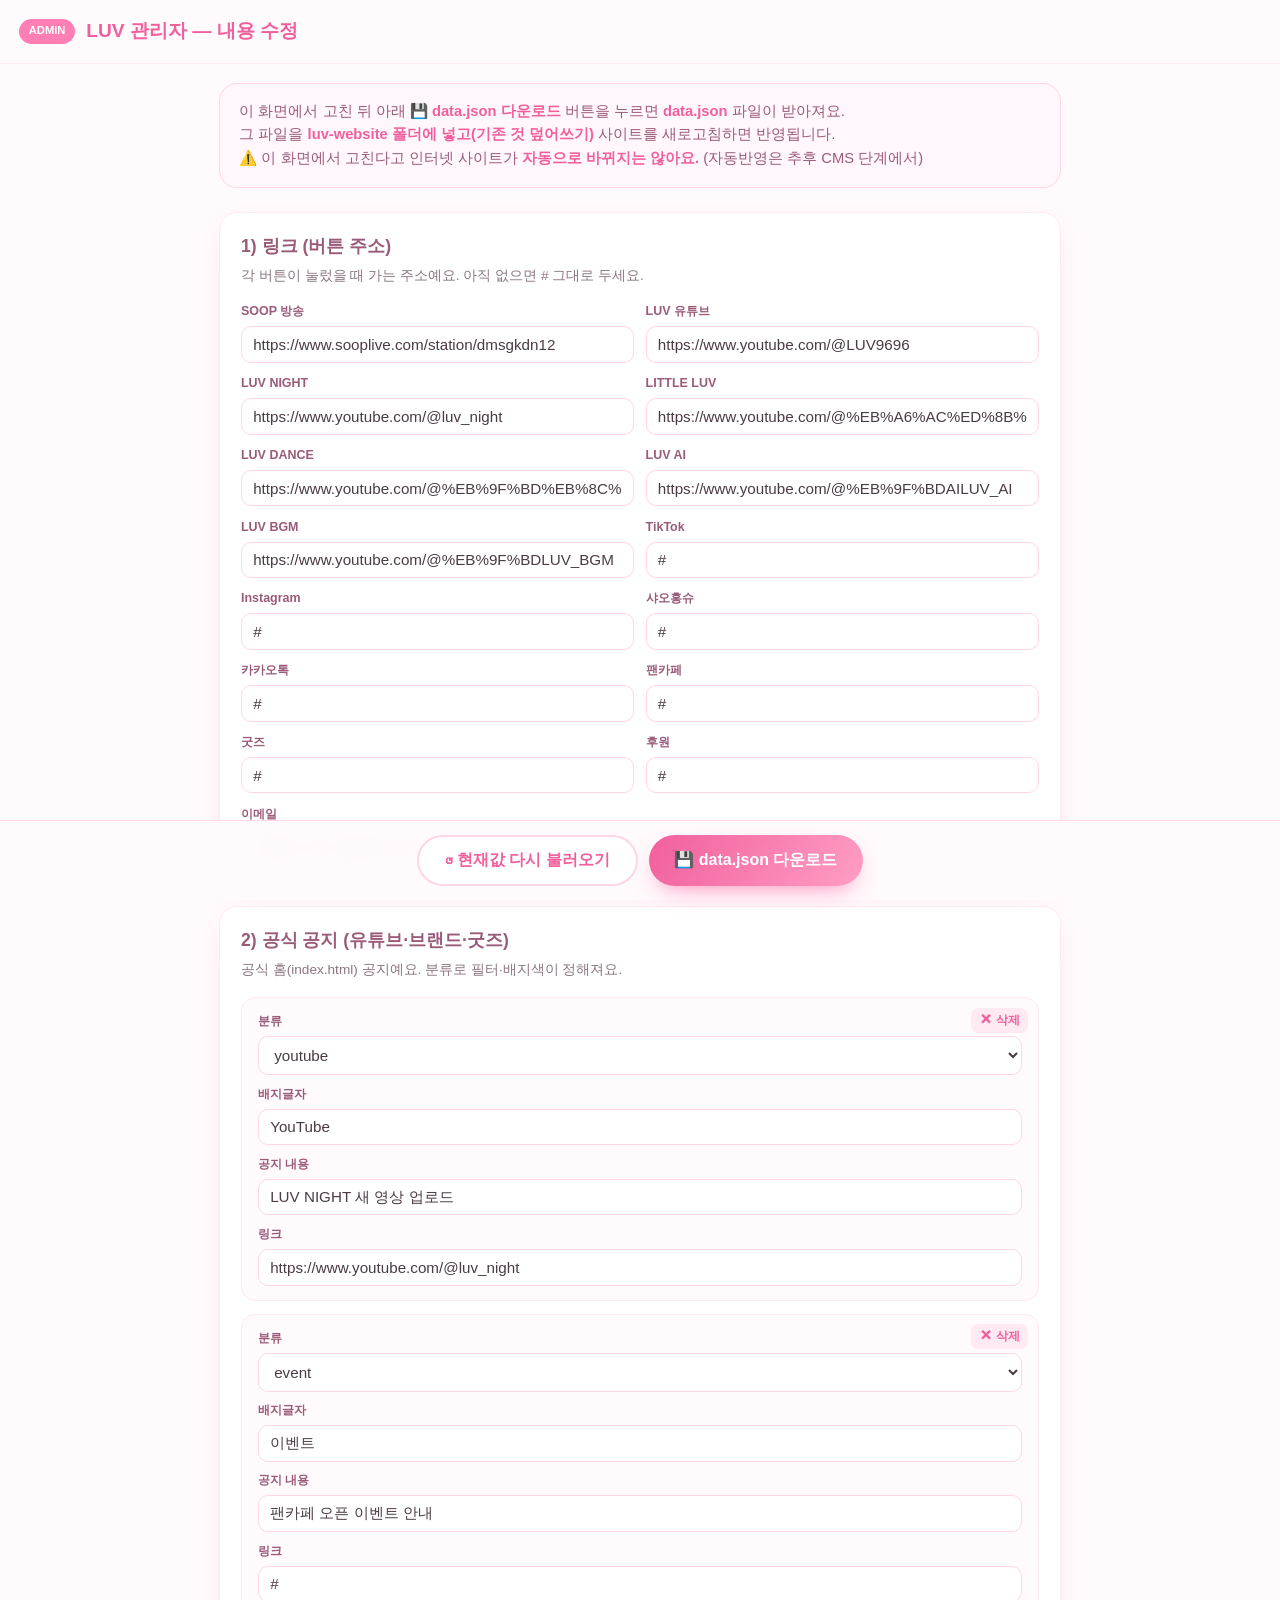
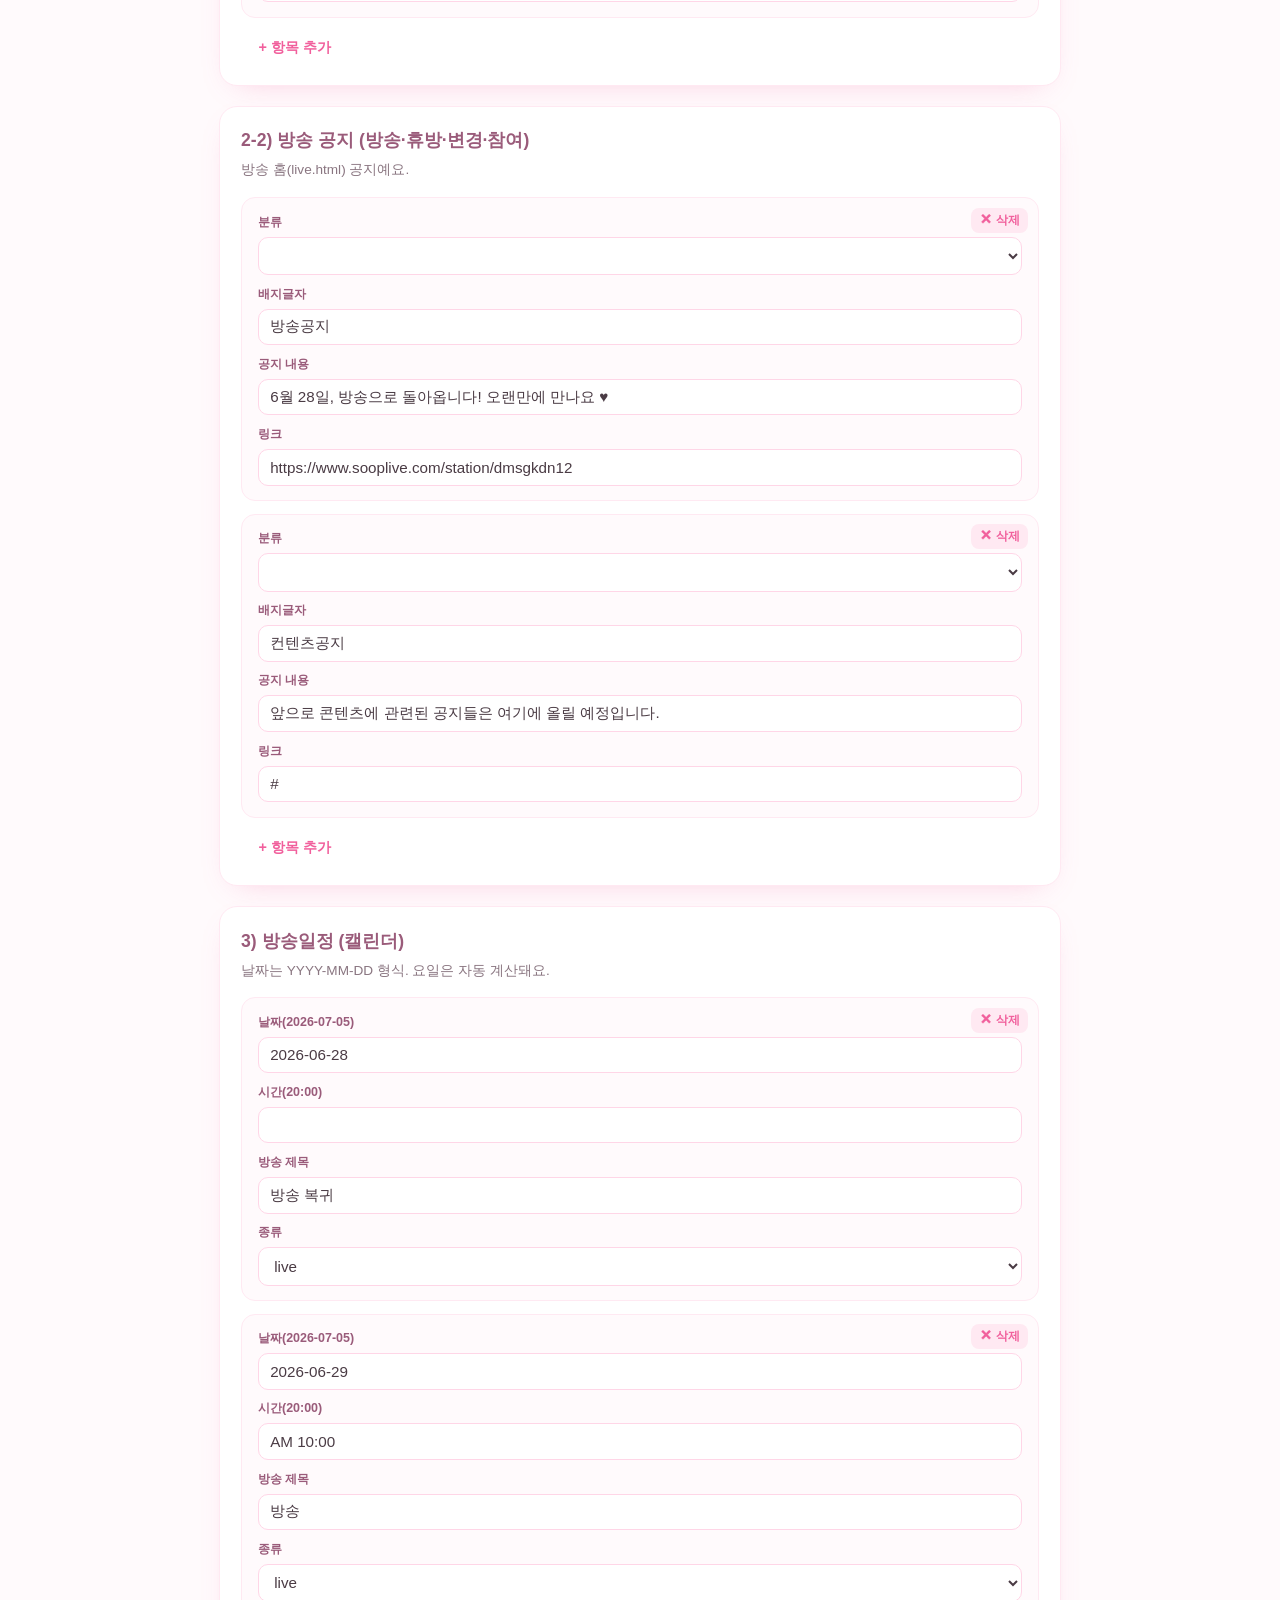
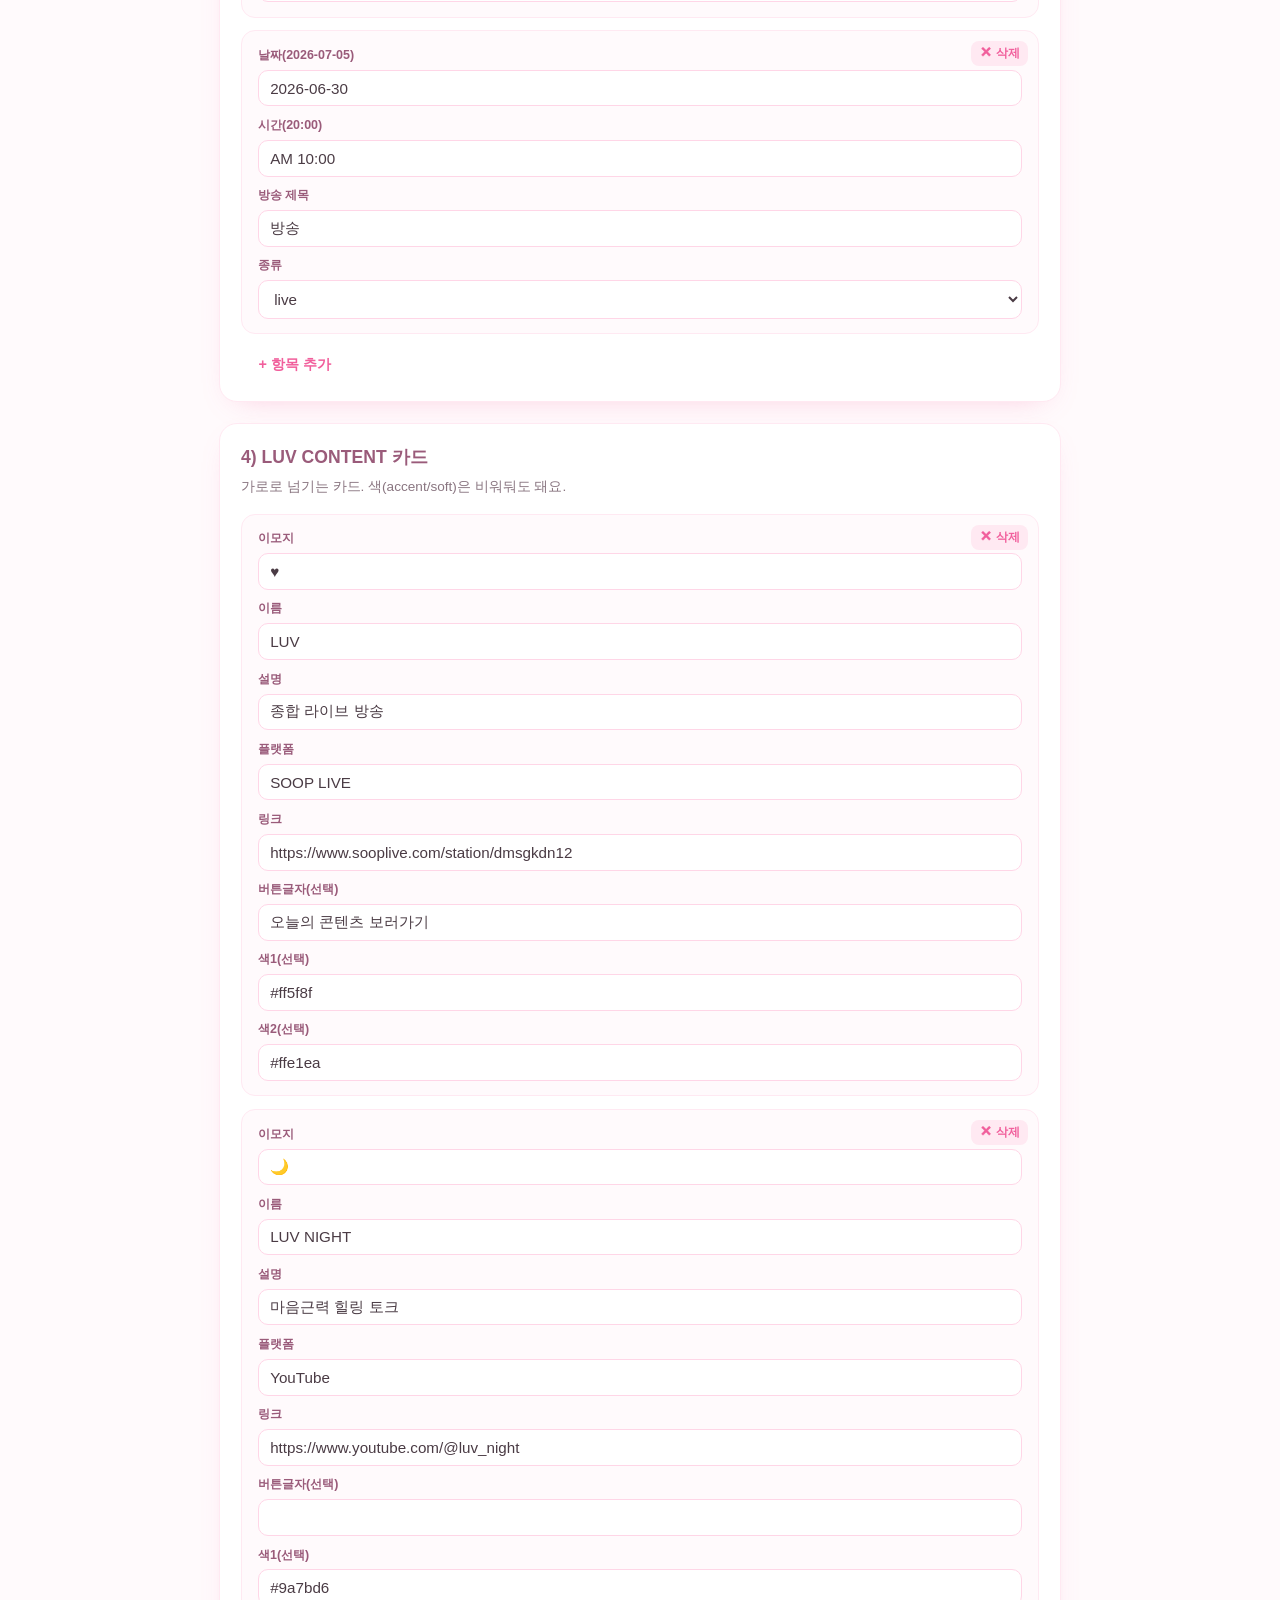
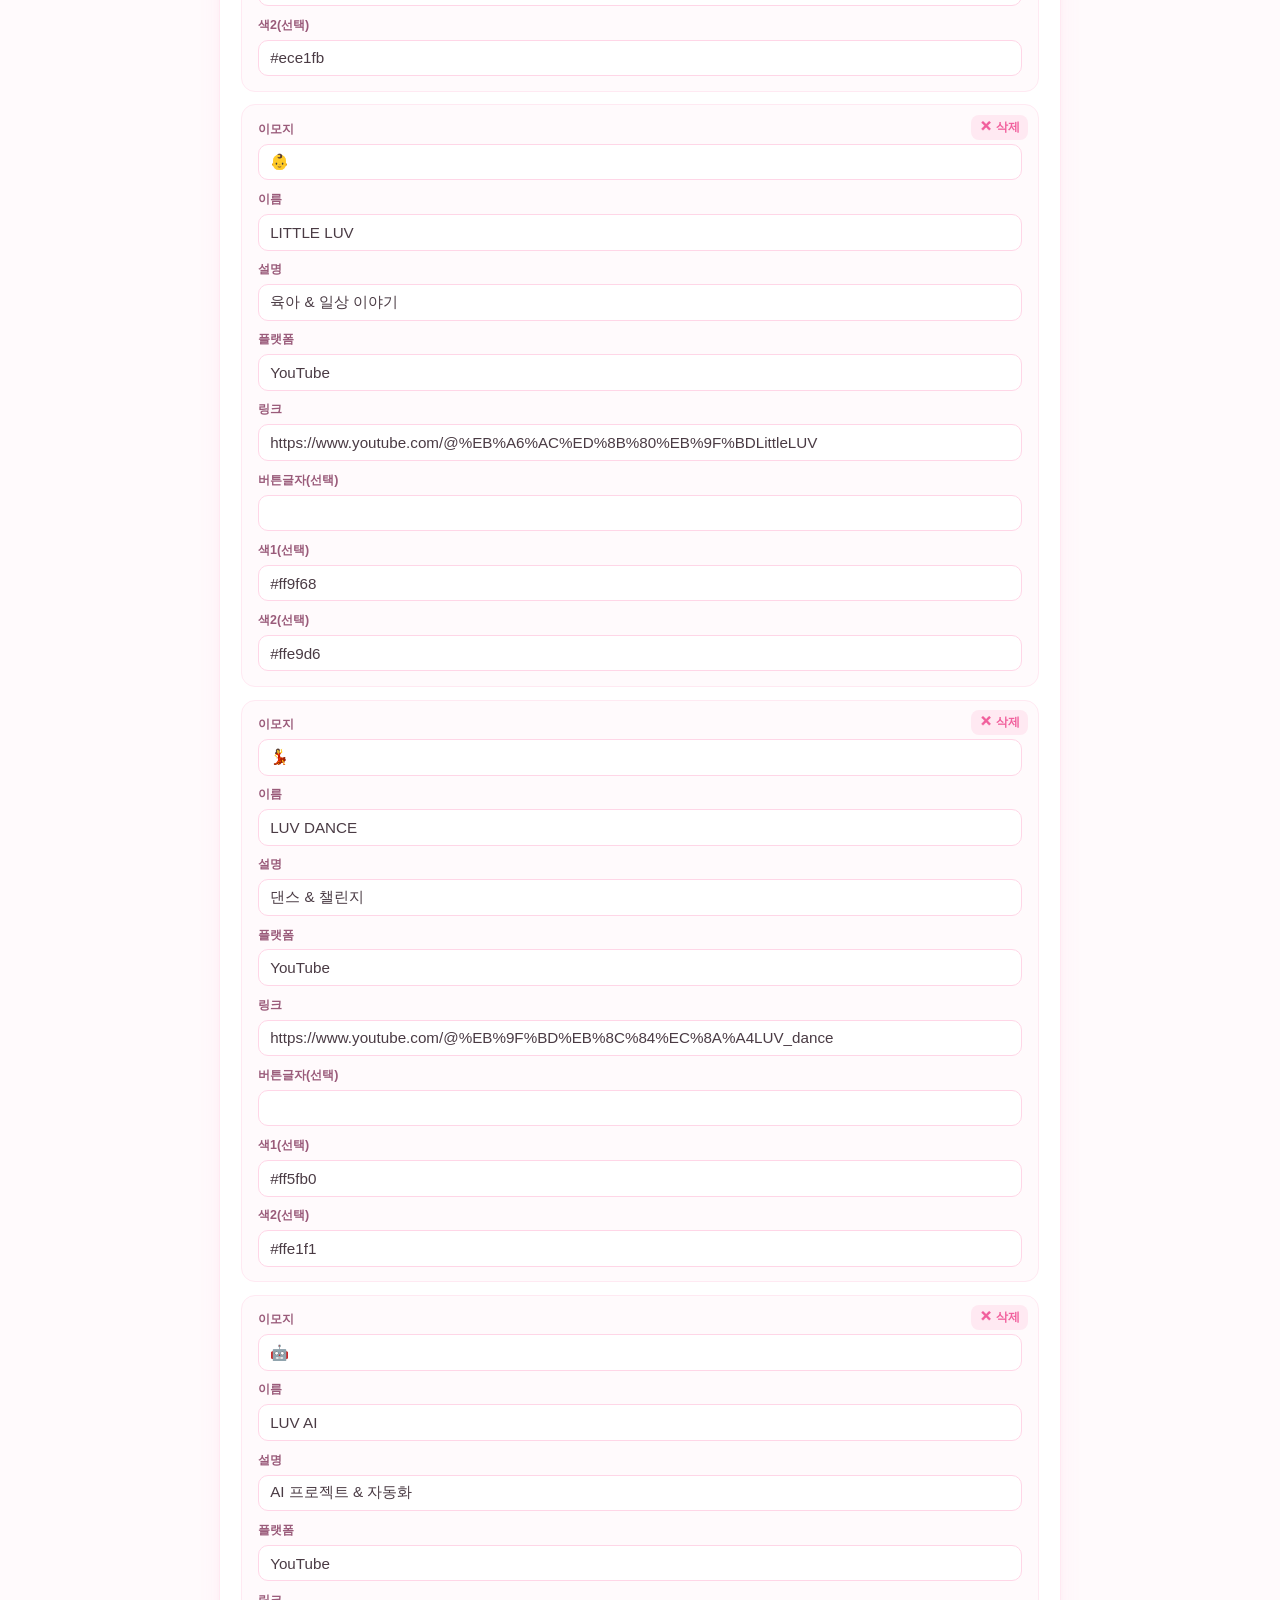
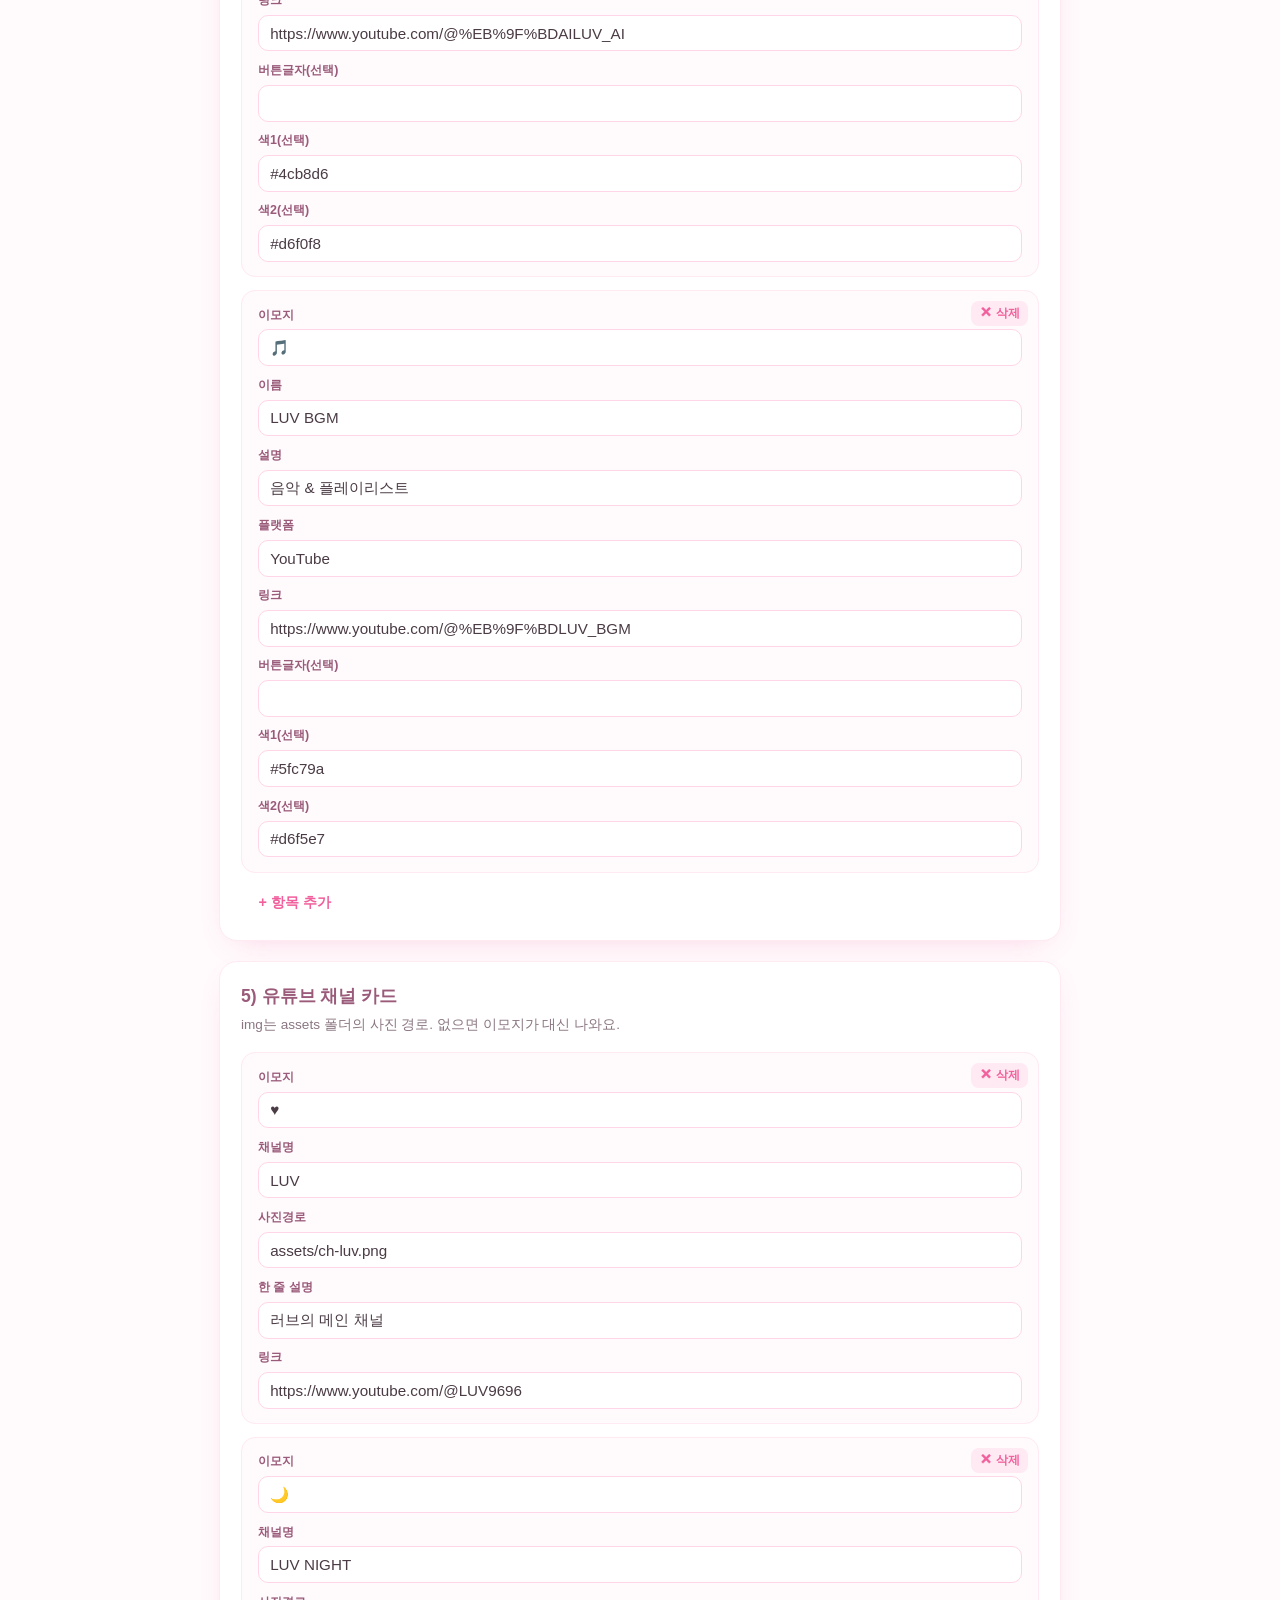
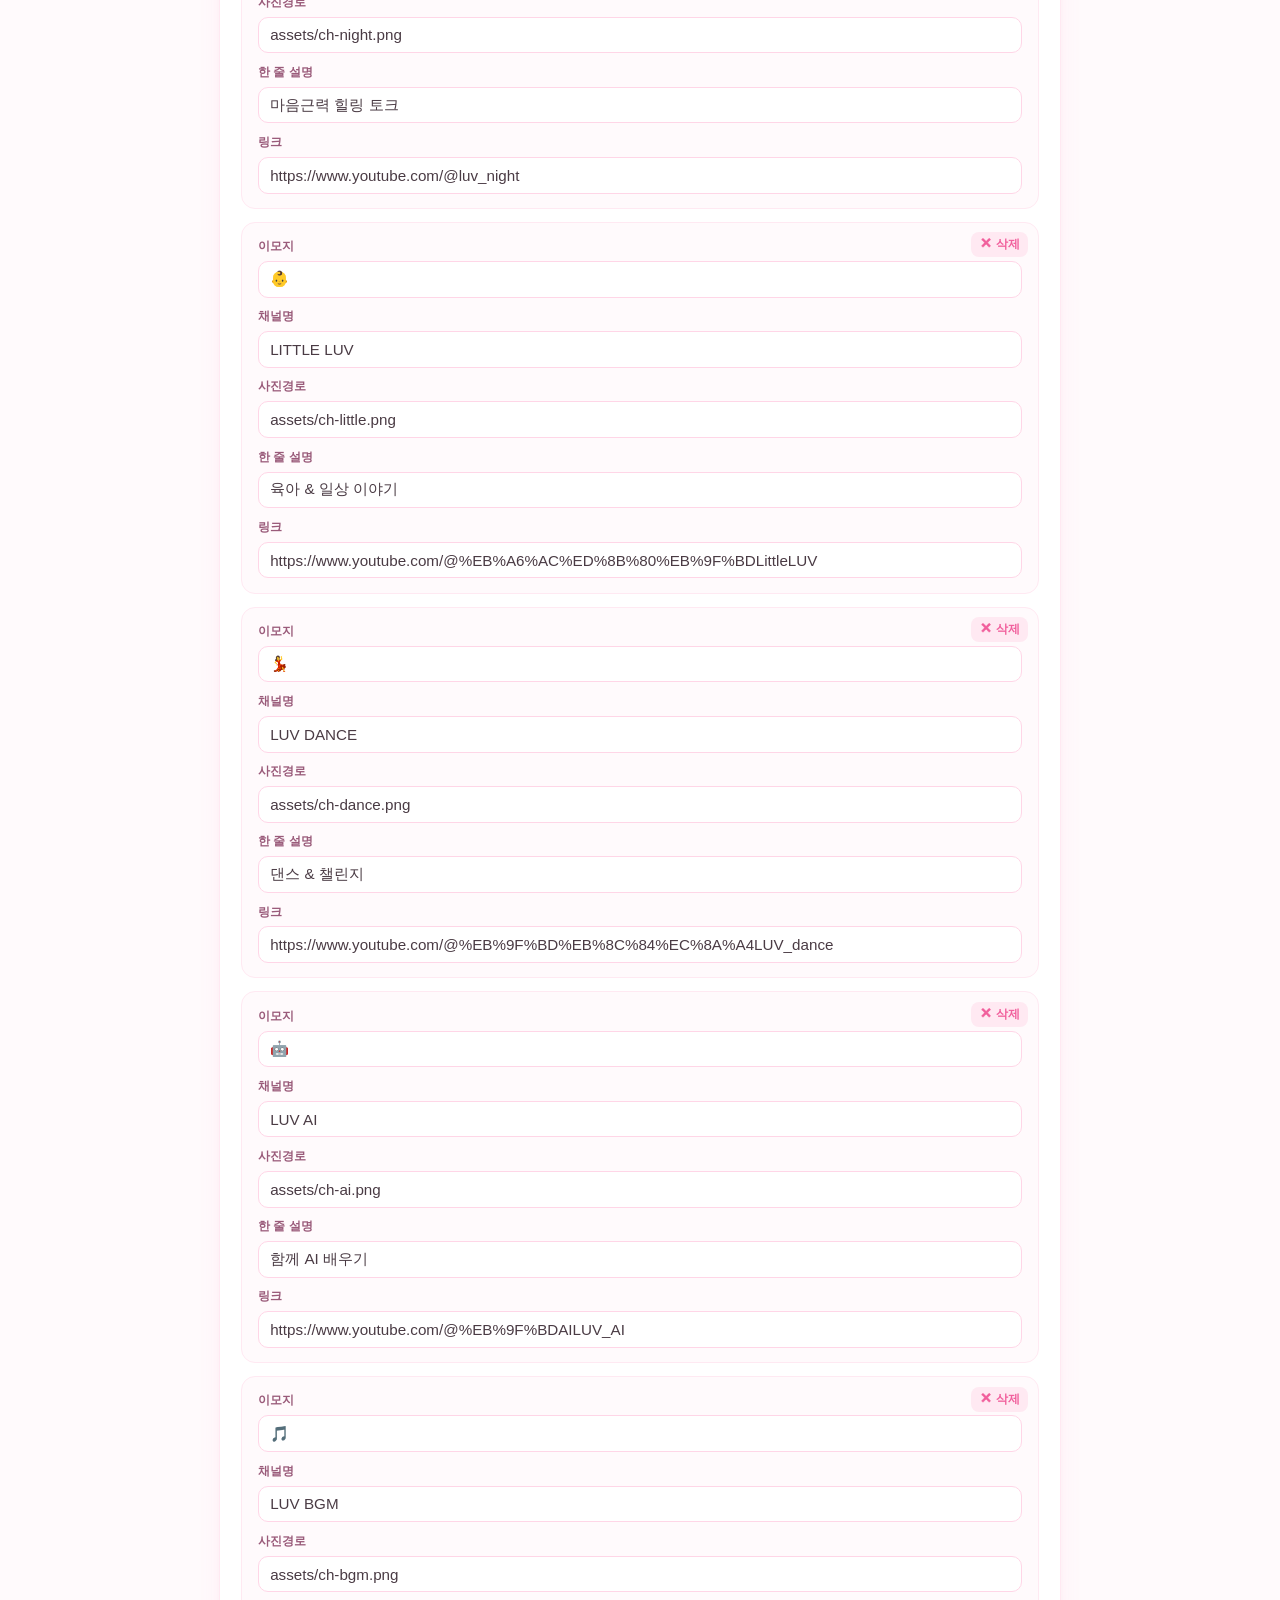
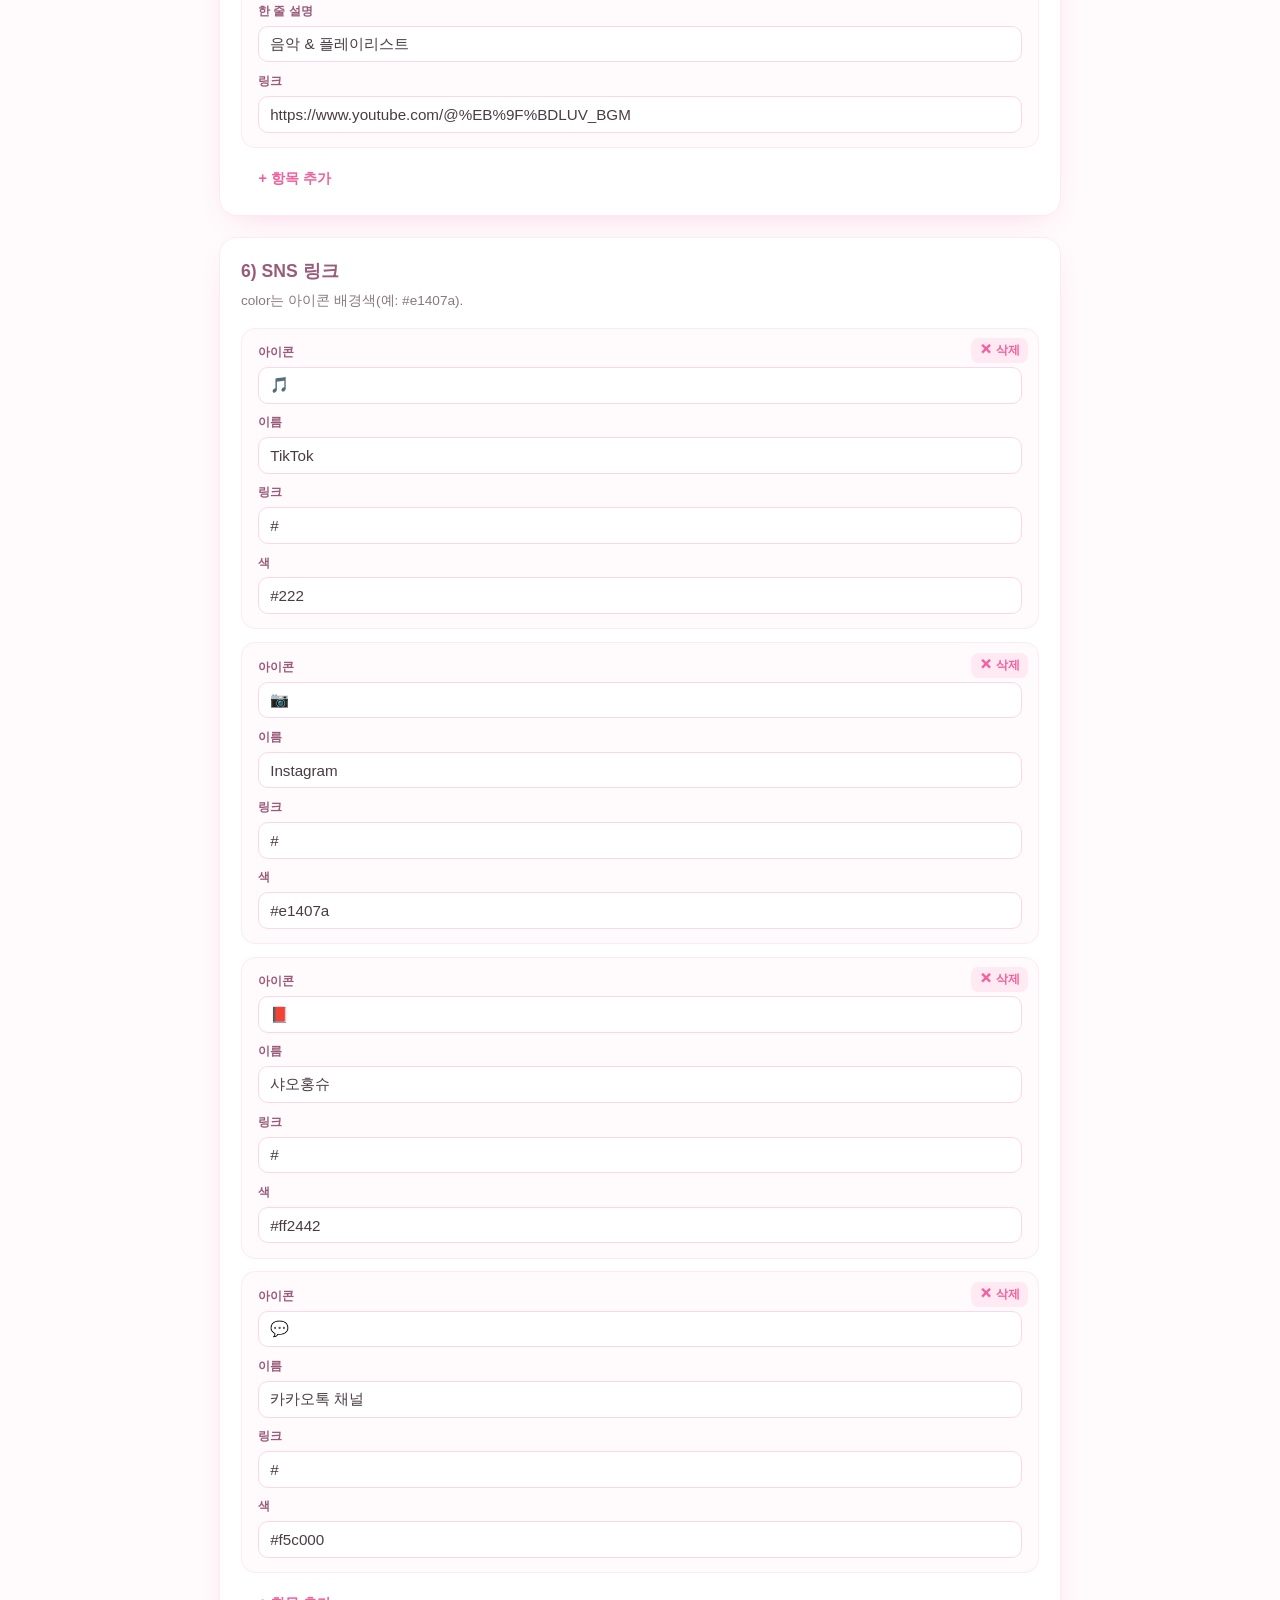
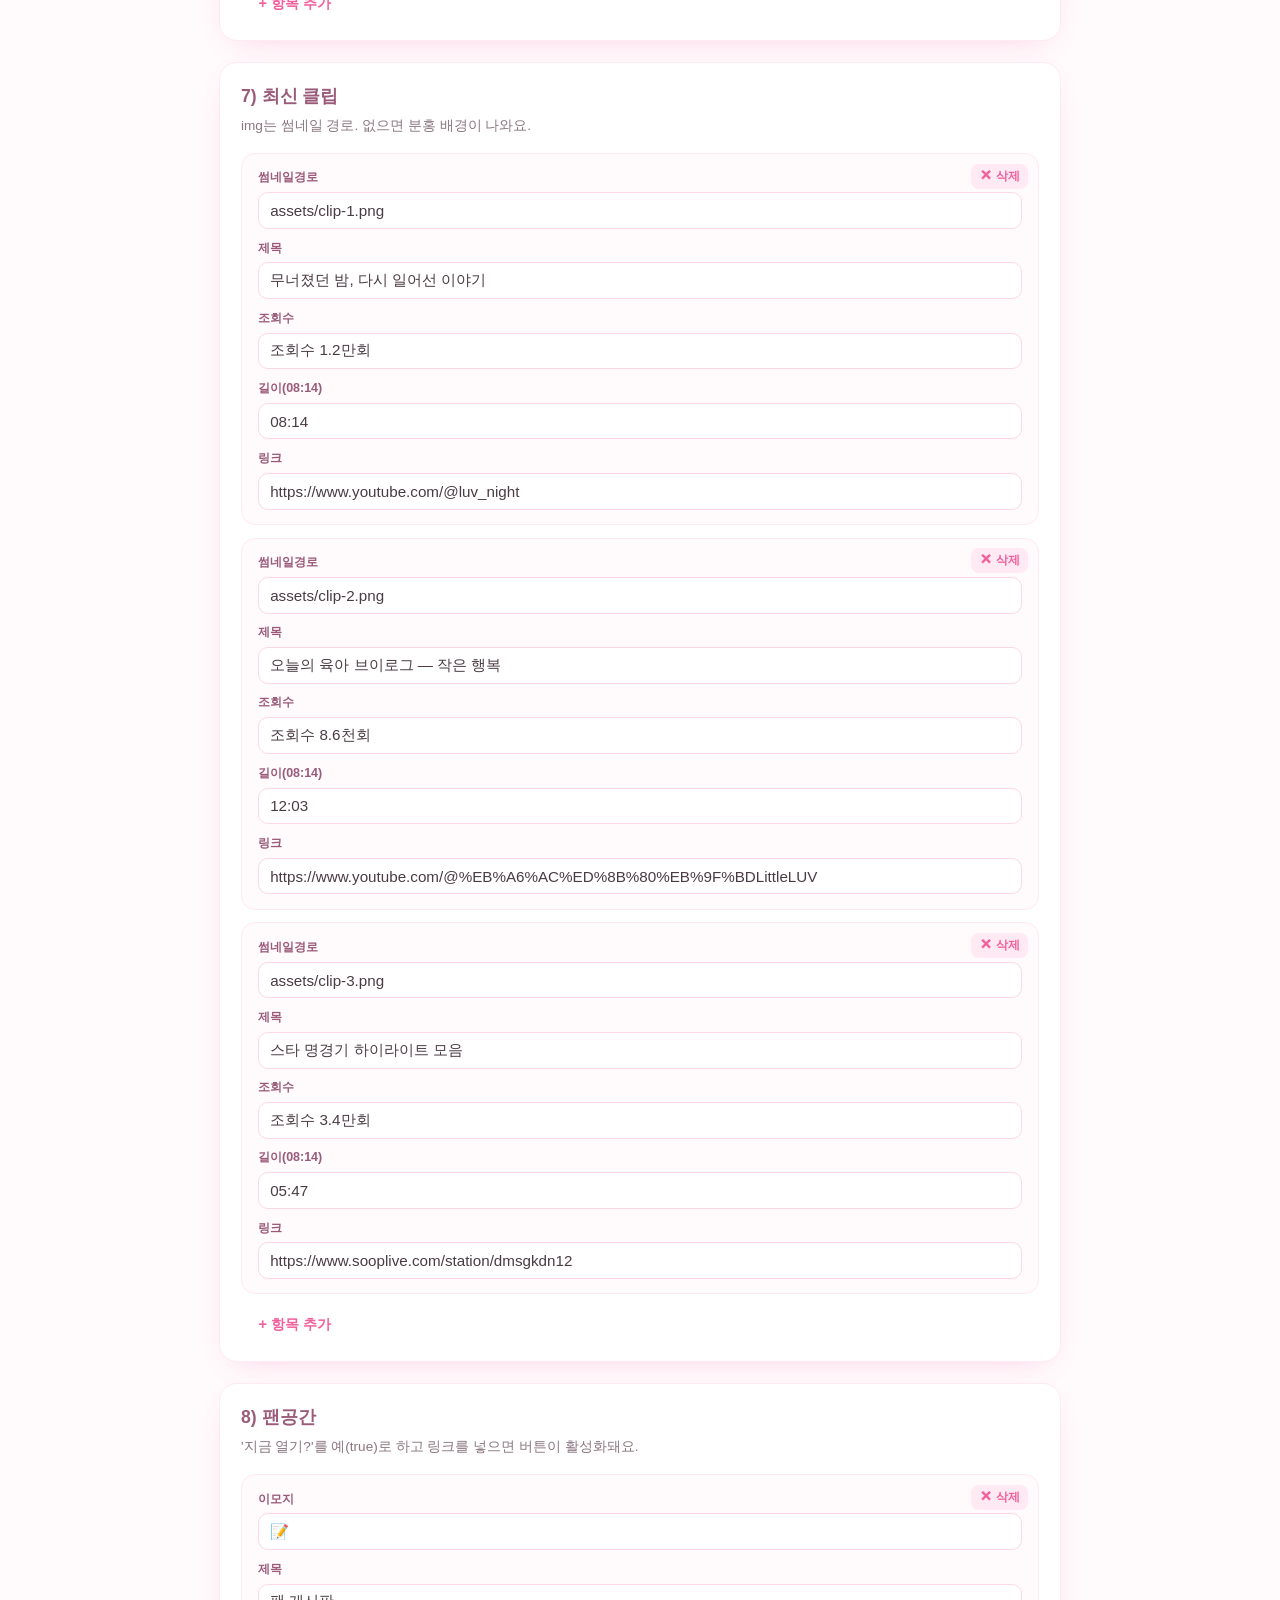
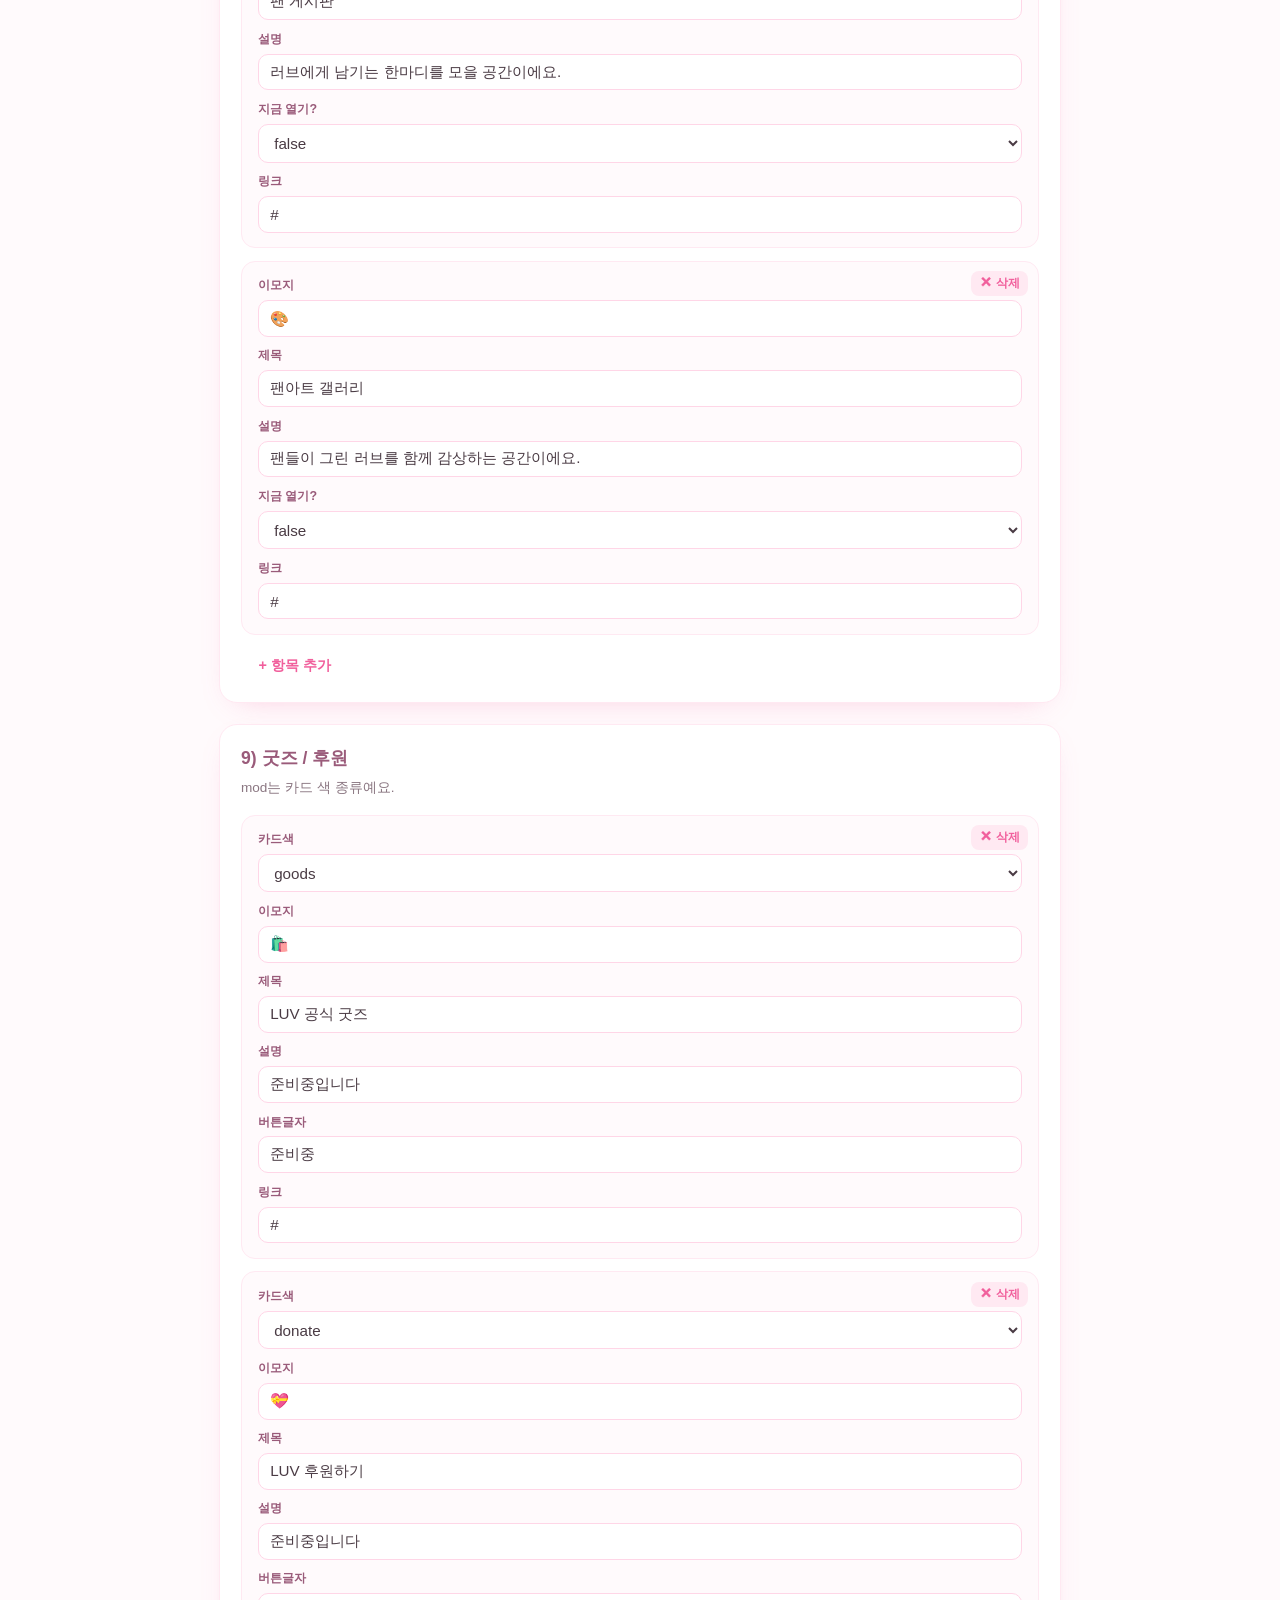
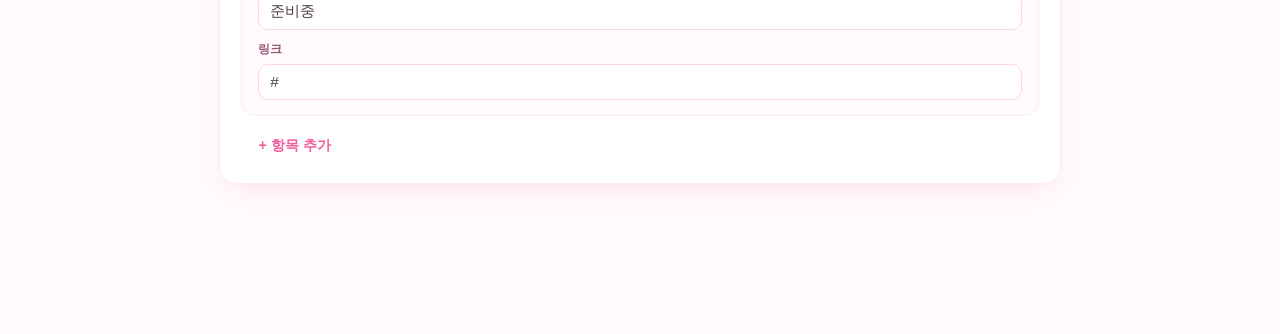
<file: admin.html>
<!DOCTYPE html>
<html lang="ko">
<head>
  <meta charset="UTF-8" />
  <meta name="viewport" content="width=device-width, initial-scale=1.0" />
  <meta name="robots" content="noindex, nofollow" />
  <title>LUV 관리자 — 내용 수정</title>
  <link rel="icon" href="data:image/svg+xml,%3Csvg%20xmlns='http://www.w3.org/2000/svg'%20viewBox='0%200%20100%20100'%3E%3Crect%20width='100'%20height='100'%20rx='24'%20fill='%23ff7eb3'/%3E%3Ctext%20x='50'%20y='54'%20font-size='58'%20text-anchor='middle'%20dominant-baseline='central'%20fill='white'%3E%E2%9A%99%3C/text%3E%3C/svg%3E" />
  <style>
    :root{
      --pink-100:#ffe9f2; --pink-200:#ffd6e7; --pink-400:#ff9ec4;
      --pink-500:#ff7eb3; --pink-600:#f15f9c; --plum:#9a5b7a;
      --ink:#4a3b44; --ink-soft:#8a7681; --cream:#fffafc;
      --radius:18px; --radius-pill:999px;
    }
    *{box-sizing:border-box;}
    body{
      margin:0; font-family:'Gowun Dodum','Malgun Gothic',sans-serif; color:var(--ink);
      background:radial-gradient(900px 500px at 90% -10%,var(--pink-100),transparent 60%),var(--cream);
      padding-bottom:110px; line-height:1.6;
    }
    .topbar{
      position:sticky; top:0; z-index:10;
      background:rgba(255,250,252,.9); backdrop-filter:blur(10px);
      border-bottom:1px solid var(--pink-100);
      padding:1rem 1.2rem; display:flex; align-items:center; gap:.7rem;
    }
    .topbar h1{font-size:1.2rem; margin:0; color:var(--pink-600);}
    .badge-admin{font-size:.7rem; font-weight:700; color:#fff; background:var(--pink-500); padding:.2rem .6rem; border-radius:var(--radius-pill);}
    .wrap{max-width:880px; margin:0 auto; padding:1.2rem;}
    .note{
      background:#fff7fb; border:1px solid var(--pink-200); border-radius:var(--radius);
      padding:1rem 1.2rem; margin-bottom:1.5rem; font-size:.92rem; color:var(--plum);
    }
    .note b{color:var(--pink-600);}
    .section{
      background:#fff; border:1px solid var(--pink-100); border-radius:var(--radius);
      padding:1.2rem 1.3rem; margin-bottom:1.3rem; box-shadow:0 10px 30px -18px rgba(241,95,156,.4);
    }
    .section > h2{font-size:1.1rem; color:var(--plum); margin:0 0 .3rem;}
    .section > .help{font-size:.85rem; color:var(--ink-soft); margin:0 0 1rem;}
    .row{
      background:#fffafc; border:1px solid var(--pink-100); border-radius:14px;
      padding:.9rem 1rem; margin-bottom:.8rem; position:relative;
      display:grid; gap:.6rem;
    }
    .field{display:grid; gap:.25rem;}
    .field label{font-size:.78rem; font-weight:700; color:var(--plum);}
    .field input, .field select{
      font-family:inherit; font-size:.95rem; color:var(--ink);
      border:1px solid var(--pink-200); border-radius:10px; padding:.55rem .7rem; background:#fff; width:100%;
    }
    .field input:focus, .field select:focus{outline:2px solid var(--pink-400); outline-offset:1px;}
    .links-grid{display:grid; grid-template-columns:1fr 1fr; gap:.7rem;}
    .row-del{
      position:absolute; top:.6rem; right:.6rem;
      background:var(--pink-100); color:var(--pink-600); border:none; border-radius:8px;
      font-size:.78rem; font-weight:700; padding:.25rem .55rem; cursor:pointer;
    }
    .row-del:hover{background:var(--pink-200);}
    .add-btn{
      background:#fff; color:var(--pink-600); border:2px dashed var(--pink-300);
      border-radius:var(--radius-pill); padding:.5rem 1.1rem; font-weight:700; font-size:.9rem; cursor:pointer;
    }
    .add-btn:hover{background:var(--pink-100);}
    .actionbar{
      position:fixed; left:0; right:0; bottom:0; z-index:20;
      background:rgba(255,250,252,.95); backdrop-filter:blur(10px);
      border-top:1px solid var(--pink-200); padding:.9rem 1.2rem;
      display:flex; gap:.7rem; justify-content:center; flex-wrap:wrap;
    }
    .btn{
      font-family:inherit; font-weight:700; font-size:1rem; border:none; cursor:pointer;
      border-radius:var(--radius-pill); padding:.8rem 1.6rem;
    }
    .btn-save{color:#fff; background:linear-gradient(120deg,var(--pink-600),var(--pink-400)); box-shadow:0 10px 24px -10px var(--pink-500);}
    .btn-save:hover{transform:translateY(-2px);}
    .btn-reload{color:var(--pink-600); background:#fff; border:2px solid var(--pink-200);}
    .saved-msg{align-self:center; color:var(--pink-600); font-weight:700; font-size:.9rem;}
    @media(max-width:600px){ .links-grid{grid-template-columns:1fr;} }
  </style>
</head>
<body>
  <div class="topbar">
    <span class="badge-admin">ADMIN</span>
    <h1>LUV 관리자 — 내용 수정</h1>
  </div>

  <div class="wrap">
    <div class="note">
      이 화면에서 고친 뒤 아래 <b>💾 data.json 다운로드</b> 버튼을 누르면 <b>data.json</b> 파일이 받아져요.<br />
      그 파일을 <b>luv-website 폴더에 넣고(기존 것 덮어쓰기)</b> 사이트를 새로고침하면 반영됩니다.<br />
      ⚠️ 이 화면에서 고친다고 인터넷 사이트가 <b>자동으로 바뀌지는 않아요.</b> (자동반영은 추후 CMS 단계에서)
    </div>

    <div id="forms"></div>
  </div>

  <div class="actionbar">
    <button class="btn btn-reload" id="reloadBtn">↺ 현재값 다시 불러오기</button>
    <button class="btn btn-save" id="saveBtn">💾 data.json 다운로드</button>
    <span class="saved-msg" id="savedMsg" hidden>저장됨! 폴더에 넣어주세요 ✔</span>
  </div>

  <script>
    /* =========================================================
       편집 대상 정의 (script.js 상단 데이터와 같은 구조)
       fields: [키, 화면라벨, (선택)드롭다운옵션]
       ========================================================= */
    const SCHEMA = {
      LINKS: {
        title: "1) 링크 (버튼 주소)", kind: "object",
        help: "각 버튼이 눌렀을 때 가는 주소예요. 아직 없으면 # 그대로 두세요.",
        keys: [
          ["soopLive","SOOP 방송"], ["ytLuv","LUV 유튜브"], ["ytNight","LUV NIGHT"],
          ["ytLittleluv","LITTLE LUV"], ["ytDance","LUV DANCE"], ["ytAi","LUV AI"],
          ["ytBgm","LUV BGM"], ["tiktok","TikTok"], ["instagram","Instagram"],
          ["xiaohongshu","샤오홍슈"], ["kakao","카카오톡"], ["fanCafe","팬카페"],
          ["goods","굿즈"], ["donate","후원"], ["email","이메일"]
        ]
      },
      OFFICIAL_NOTICES: {
        title: "2) 공식 공지 (유튜브·브랜드·굿즈)", kind: "array",
        help: "공식 홈(index.html) 공지예요. 분류로 필터·배지색이 정해져요.",
        fields: [["type","분류",["all","youtube","brand","event","update"]],["label","배지글자"],["text","공지 내용"],["link","링크"]]
      },
      LIVE_NOTICES: {
        title: "2-2) 방송 공지 (방송·휴방·변경·참여)", kind: "array",
        help: "방송 홈(live.html) 공지예요.",
        fields: [["type","분류",["all","soop","rest","change","viewer"]],["label","배지글자"],["text","공지 내용"],["link","링크"]]
      },
      SCHEDULE: {
        title: "3) 방송일정 (캘린더)", kind: "array",
        help: "날짜는 YYYY-MM-DD 형식. 요일은 자동 계산돼요.",
        fields: [["date","날짜(2026-07-05)"],["time","시간(20:00)"],["title","방송 제목"],["type","종류",["live","youtube"]]]
      },
      CONTENTS: {
        title: "4) LUV CONTENT 카드", kind: "array",
        help: "가로로 넘기는 카드. 색(accent/soft)은 비워둬도 돼요.",
        fields: [["emoji","이모지"],["name","이름"],["desc","설명"],["platform","플랫폼"],["link","링크"],["btn","버튼글자(선택)"],["accent","색1(선택)"],["soft","색2(선택)"]]
      },
      CHANNELS: {
        title: "5) 유튜브 채널 카드", kind: "array",
        help: "img는 assets 폴더의 사진 경로. 없으면 이모지가 대신 나와요.",
        fields: [["emoji","이모지"],["name","채널명"],["img","사진경로"],["desc","한 줄 설명"],["link","링크"]]
      },
      SNS: {
        title: "6) SNS 링크", kind: "array",
        help: "color는 아이콘 배경색(예: #e1407a).",
        fields: [["icon","아이콘"],["label","이름"],["link","링크"],["color","색"]]
      },
      CLIPS: {
        title: "7) 최신 클립", kind: "array",
        help: "img는 썸네일 경로. 없으면 분홍 배경이 나와요.",
        fields: [["img","썸네일경로"],["title","제목"],["views","조회수"],["duration","길이(08:14)"],["link","링크"]]
      },
      FAN: {
        title: "8) 팬공간", kind: "array",
        help: "'지금 열기?'를 예(true)로 하고 링크를 넣으면 버튼이 활성화돼요.",
        fields: [["emoji","이모지"],["title","제목"],["desc","설명"],["ready","지금 열기?",["false","true"]],["link","링크"]]
      },
      SUPPORT: {
        title: "9) 굿즈 / 후원", kind: "array",
        help: "mod는 카드 색 종류예요.",
        fields: [["mod","카드색",["goods","donate"]],["emoji","이모지"],["title","제목"],["desc","설명"],["btn","버튼글자"],["link","링크"]]
      }
    };

    /* 기본값(시드) — data.json 이 아직 없을 때 폼에 채워지는 현재 사이트 값 */
    const SEED = {
      LINKS: { soopLive:"#", ytLuv:"#", ytNight:"#", ytLittleluv:"#", ytDance:"#", ytAi:"#", ytBgm:"#",
        tiktok:"#", instagram:"#", xiaohongshu:"#", kakao:"#", fanCafe:"#", goods:"#", donate:"#",
        email:"mailto:jes.endolphin@gmail.com" },
      OFFICIAL_NOTICES: [
        { type:"youtube", label:"YouTube", text:"LUV NIGHT 새 영상 업로드", link:"#" },
        { type:"brand", label:"브랜드", text:"복귀 일정 안내", link:"#officialNotice" },
        { type:"event", label:"이벤트", text:"팬카페 오픈 이벤트 안내", link:"#" }
      ],
      LIVE_NOTICES: [
        { type:"soop", label:"방송", text:"6월 29일 종합 라이브 방송", link:"#" },
        { type:"viewer", label:"참여", text:"시청자 참여 방송 안내", link:"#" },
        { type:"change", label:"변경", text:"방송 일정 변경 안내", link:"#schedule" }
      ],
      SCHEDULE: [
        { date:"2026-06-29", time:"20:00", title:"종합 라이브 방송", type:"live" },
        { date:"2026-06-30", time:"20:00", title:"시청자 참여 방송", type:"live" },
        { date:"2026-07-01", time:"20:00", title:"LUV NIGHT", type:"youtube" },
        { date:"2026-07-02", time:"20:00", title:"스타크래프트", type:"live" }
      ],
      CONTENTS: [
        { emoji:"♥", name:"LUV", desc:"종합 라이브 방송", platform:"SOOP LIVE", link:"#", btn:"오늘의 콘텐츠 보러가기", accent:"#ff5f8f", soft:"#ffe1ea" },
        { emoji:"🌙", name:"LUV NIGHT", desc:"마음근력 힐링 토크", platform:"YouTube", link:"#", btn:"", accent:"#9a7bd6", soft:"#ece1fb" },
        { emoji:"👶", name:"LITTLE LUV", desc:"육아 & 일상 이야기", platform:"YouTube", link:"#", btn:"", accent:"#ff9f68", soft:"#ffe9d6" },
        { emoji:"💃", name:"LUV DANCE", desc:"댄스 & 챌린지", platform:"YouTube", link:"#", btn:"", accent:"#ff5fb0", soft:"#ffe1f1" },
        { emoji:"🤖", name:"LUV AI", desc:"AI 프로젝트 & 자동화", platform:"YouTube", link:"#", btn:"", accent:"#4cb8d6", soft:"#d6f0f8" },
        { emoji:"🎵", name:"LUV BGM", desc:"음악 & 플레이리스트", platform:"YouTube", link:"#", btn:"", accent:"#5fc79a", soft:"#d6f5e7" }
      ],
      CHANNELS: [
        { emoji:"♥", name:"LUV", img:"assets/profile-luv.png", desc:"러브의 메인 — 방송 다시보기와 하이라이트", link:"#" },
        { emoji:"🌙", name:"LUV NIGHT", img:"assets/profile-night.png", desc:"잠들기 전, 마음을 안아주는 힐링 토크", link:"#" },
        { emoji:"👶", name:"LITTLE LUV", img:"assets/profile-littleluv.png", desc:"아이와 함께 자라는 따뜻한 육아 일상", link:"#" },
        { emoji:"💃", name:"LUV DANCE", img:"assets/profile-dance.png", desc:"신나는 댄스와 챌린지로 채우는 하루", link:"#" },
        { emoji:"🤖", name:"LUV AI", img:"assets/profile-ai.png", desc:"AI로 함께 성장하는 프로젝트 기록", link:"#" },
        { emoji:"🎵", name:"LUV BGM", img:"assets/profile-bgm.png", desc:"순간을 채우는 음악과 플레이리스트", link:"#" }
      ],
      SNS: [
        { icon:"🎵", label:"TikTok", link:"#", color:"#222" },
        { icon:"📷", label:"Instagram", link:"#", color:"#e1407a" },
        { icon:"📕", label:"샤오홍슈", link:"#", color:"#ff2442" },
        { icon:"💬", label:"카카오톡 채널", link:"#", color:"#f5c000" }
      ],
      CLIPS: [
        { img:"assets/clip-1.png", title:"무너졌던 밤, 다시 일어선 이야기", views:"조회수 1.2만회", duration:"08:14", link:"#" },
        { img:"assets/clip-2.png", title:"오늘의 육아 브이로그 — 작은 행복", views:"조회수 8.6천회", duration:"12:03", link:"#" },
        { img:"assets/clip-3.png", title:"스타 명경기 하이라이트 모음", views:"조회수 3.4만회", duration:"05:47", link:"#" }
      ],
      FAN: [
        { emoji:"📝", title:"팬 게시판", desc:"러브에게 남기는 한마디를 모을 공간이에요.", ready:false, link:"#" },
        { emoji:"🎨", title:"팬아트 갤러리", desc:"팬들이 그린 러브를 함께 감상하는 공간이에요.", ready:false, link:"#" }
      ],
      SUPPORT: [
        { mod:"goods", emoji:"🛍️", title:"LUV 공식 굿즈", desc:"러브와 함께하는 작은 기념품들", btn:"굿즈 보러가기", link:"#" },
        { mod:"donate", emoji:"💝", title:"LUV 후원하기", desc:"따뜻한 마음이 다음 콘텐츠가 돼요", btn:"후원하기", link:"#" }
      ]
    };

    const $ = (s, r=document) => r.querySelector(s);
    const eln = (t,c) => { const n=document.createElement(t); if(c)n.className=c; return n; };
    let DATA = {};

    function makeInput(key, label, value, opts) {
      const f = eln("div","field");
      const lb = eln("label"); lb.textContent = label; f.appendChild(lb);
      let input;
      if (opts) {
        input = eln("select");
        opts.forEach(o => { const op=eln("option"); op.value=o; op.textContent=o; input.appendChild(op); });
        input.value = String(value);
      } else {
        input = eln("input"); input.type = "text"; input.value = value == null ? "" : value;
      }
      input.dataset.key = key;
      f.appendChild(input);
      return f;
    }

    function makeRow(def, item, listBox) {
      const row = eln("div","row");
      const del = eln("button","row-del"); del.type="button"; del.textContent="✕ 삭제";
      del.onclick = () => row.remove();
      row.appendChild(del);
      def.fields.forEach(([key,label,opts]) => {
        const val = key === "ready" ? String(!!item[key]) : (item[key] ?? "");
        row.appendChild(makeInput(key, label, val, opts));
      });
      listBox.appendChild(row);
    }

    function buildForms() {
      const root = $("#forms");
      root.innerHTML = "";
      Object.keys(SCHEMA).forEach(name => {
        const def = SCHEMA[name];
        const sec = eln("div","section");
        const h = eln("h2"); h.textContent = def.title; sec.appendChild(h);
        const help = eln("p","help"); help.textContent = def.help; sec.appendChild(help);

        if (def.kind === "object") {
          const grid = eln("div","links-grid");
          grid.dataset.box = name;
          const obj = DATA[name] || {};
          def.keys.forEach(([key,label]) => grid.appendChild(makeInput(key, label, obj[key] ?? "")));
          sec.appendChild(grid);
        } else {
          const listBox = eln("div"); listBox.dataset.box = name;
          (DATA[name] || []).forEach(item => makeRow(def, item, listBox));
          sec.appendChild(listBox);
          const add = eln("button","add-btn"); add.type="button"; add.textContent="+ 항목 추가";
          add.onclick = () => makeRow(def, {}, listBox);
          sec.appendChild(add);
        }
        root.appendChild(sec);
      });
    }

    function collect() {
      const out = {};
      Object.keys(SCHEMA).forEach(name => {
        const def = SCHEMA[name];
        const box = document.querySelector(`[data-box="${name}"]`);
        if (def.kind === "object") {
          const obj = {};
          box.querySelectorAll("input,select").forEach(inp => { obj[inp.dataset.key] = inp.value; });
          out[name] = obj;
        } else {
          const arr = [];
          box.querySelectorAll(".row").forEach(row => {
            const item = {};
            row.querySelectorAll("input,select").forEach(inp => {
              let v = inp.value;
              if (inp.dataset.key === "ready") v = (v === "true");
              item[inp.dataset.key] = v;
            });
            arr.push(item);
          });
          out[name] = arr;
        }
      });
      return out;
    }

    function download() {
      const data = collect();
      const blob = new Blob([JSON.stringify(data, null, 2)], { type: "application/json" });
      const a = eln("a");
      a.href = URL.createObjectURL(blob);
      a.download = "data.json";
      document.body.appendChild(a); a.click(); a.remove();
      URL.revokeObjectURL(a.href);
      const msg = $("#savedMsg"); msg.hidden = false;
      setTimeout(() => { msg.hidden = true; }, 4000);
    }

    async function loadCurrent() {
      try {
        const res = await fetch("data.json", { cache: "no-store" });
        if (res.ok) { DATA = await res.json(); }
        else { DATA = structuredClone(SEED); }
      } catch (e) { DATA = structuredClone(SEED); }
      buildForms();
    }

    $("#saveBtn").onclick = download;
    $("#reloadBtn").onclick = loadCurrent;
    loadCurrent();
  </script>
</body>
</html>
</file>
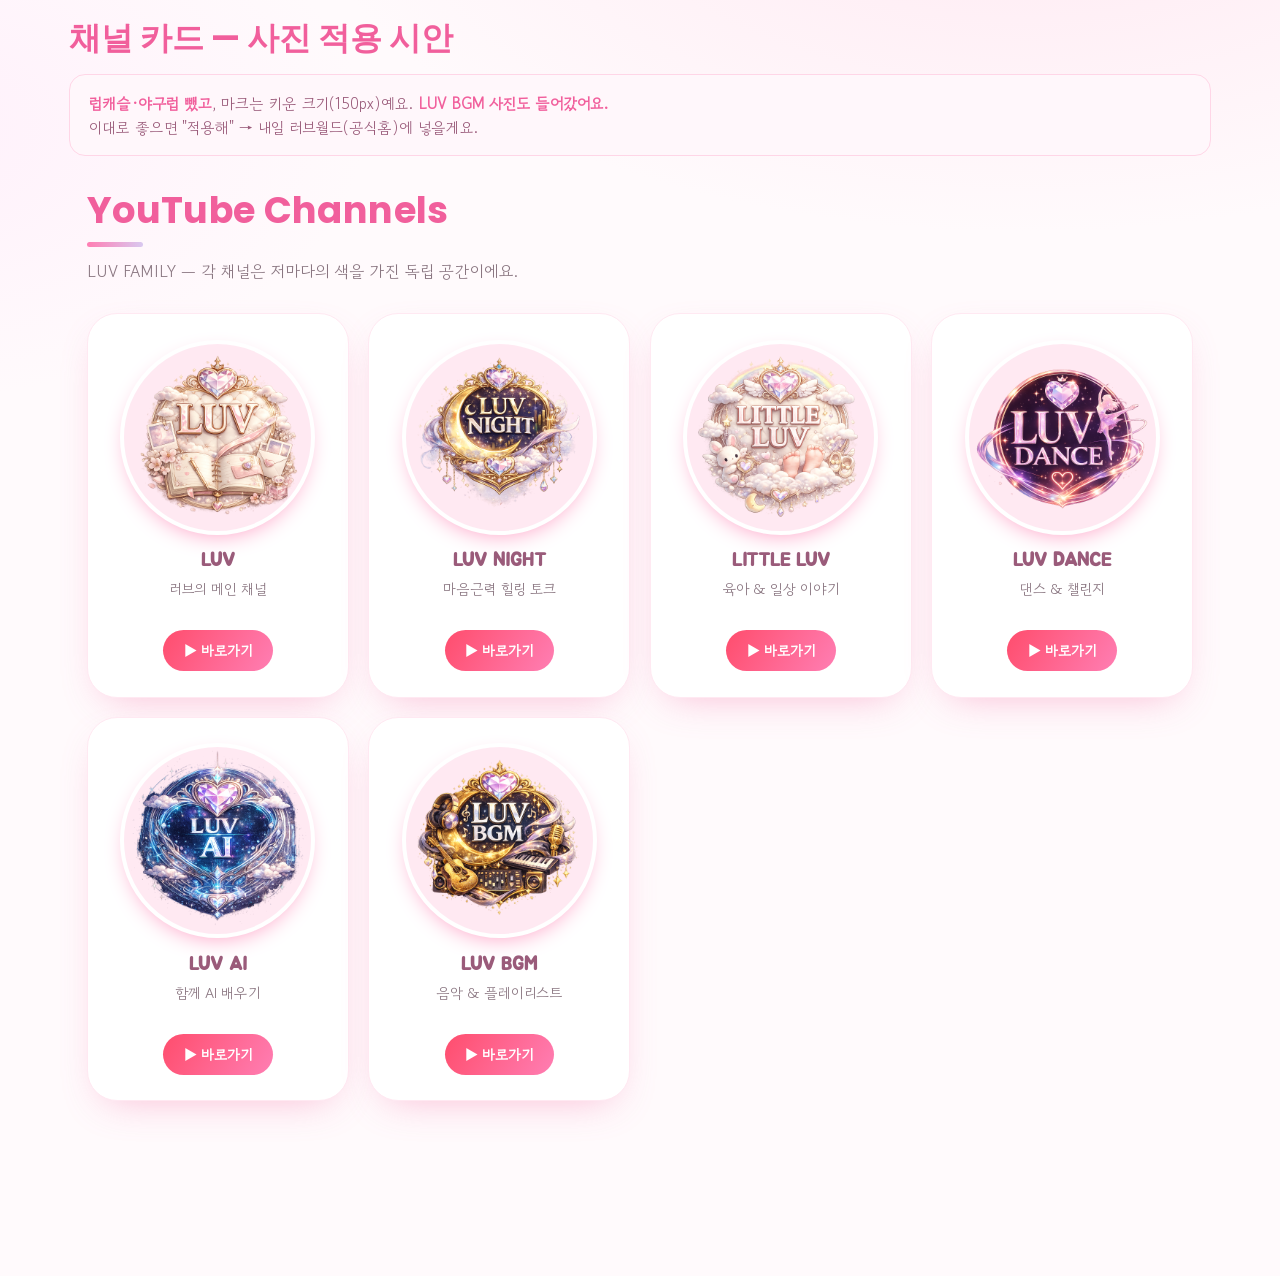
<file: preview-channels.html>
<!DOCTYPE html>
<html lang="ko">
<head>
  <meta charset="UTF-8" />
  <meta name="viewport" content="width=device-width, initial-scale=1.0" />
  <meta name="robots" content="noindex, nofollow" />
  <title>채널 카드 — 사진 적용 시안</title>
  <link href="https://fonts.googleapis.com/css2?family=Gowun+Dodum&family=Jua&family=Poppins:wght@500;600;700&display=swap" rel="stylesheet" />
  <link rel="stylesheet" href="style.css?v=ch3" />
  <style>
    body { padding-bottom: 4rem; }
    .demo-wrap { max-width: 1180px; margin: 0 auto; padding: 1.2rem; }
    .demo-note { background:#fff7fb; border:1px solid var(--pink-200); border-radius:16px;
      padding:1rem 1.2rem; margin:1rem 0 2rem; color:var(--plum); font-size:.95rem; line-height:1.6; }
    .demo-note b { color: var(--pink-600); }
    .channel-avatar { width:195px !important; height:195px !important; }
    .channel-grid { grid-template-columns: repeat(auto-fill, minmax(250px, 1fr)); }
  </style>
</head>
<body>
  <div class="demo-wrap">
    <h1 style="font-family:var(--font-en);color:var(--pink-600);">채널 카드 — 사진 적용 시안</h1>
    <div class="demo-note">
      <b>럽캐슬·야구럽 뺐고</b>, 마크는 키운 크기(150px)예요. <b>LUV BGM 사진도 들어갔어요.</b><br />
      이대로 좋으면 "적용해" → 내일 러브월드(공식홈)에 넣을게요.
    </div>

    <section class="section" style="padding-top:0;">
      <div class="section-head">
        <h2 class="section-title">YouTube Channels</h2>
        <p class="section-desc">LUV FAMILY — 각 채널은 저마다의 색을 가진 독립 공간이에요.</p>
      </div>
      <div class="channel-grid">

        <article class="channel-card">
          <img src="assets/ch-luv.png" alt="LUV" class="channel-avatar" />
          <h3>LUV</h3>
          <p>러브의 메인 채널</p>
          <a class="channel-btn">▶ 바로가기</a>
        </article>

        <article class="channel-card">
          <img src="assets/ch-night.png" alt="LUV NIGHT" class="channel-avatar" />
          <h3>LUV NIGHT</h3>
          <p>마음근력 힐링 토크</p>
          <a class="channel-btn">▶ 바로가기</a>
        </article>

        <article class="channel-card">
          <img src="assets/ch-little.png" alt="LITTLE LUV" class="channel-avatar" />
          <h3>LITTLE LUV</h3>
          <p>육아 & 일상 이야기</p>
          <a class="channel-btn">▶ 바로가기</a>
        </article>

        <article class="channel-card">
          <img src="assets/ch-dance.png" alt="LUV DANCE" class="channel-avatar" />
          <h3>LUV DANCE</h3>
          <p>댄스 & 챌린지</p>
          <a class="channel-btn">▶ 바로가기</a>
        </article>

        <article class="channel-card">
          <img src="assets/ch-ai.png" alt="LUV AI" class="channel-avatar" />
          <h3>LUV AI</h3>
          <p>함께 AI 배우기</p>
          <a class="channel-btn">▶ 바로가기</a>
        </article>

        <article class="channel-card">
          <img src="assets/ch-bgm.png" alt="LUV BGM" class="channel-avatar" />
          <h3>LUV BGM</h3>
          <p>음악 & 플레이리스트</p>
          <a class="channel-btn">▶ 바로가기</a>
        </article>

      </div>
    </section>
  </div>
</body>
</html>
</file>
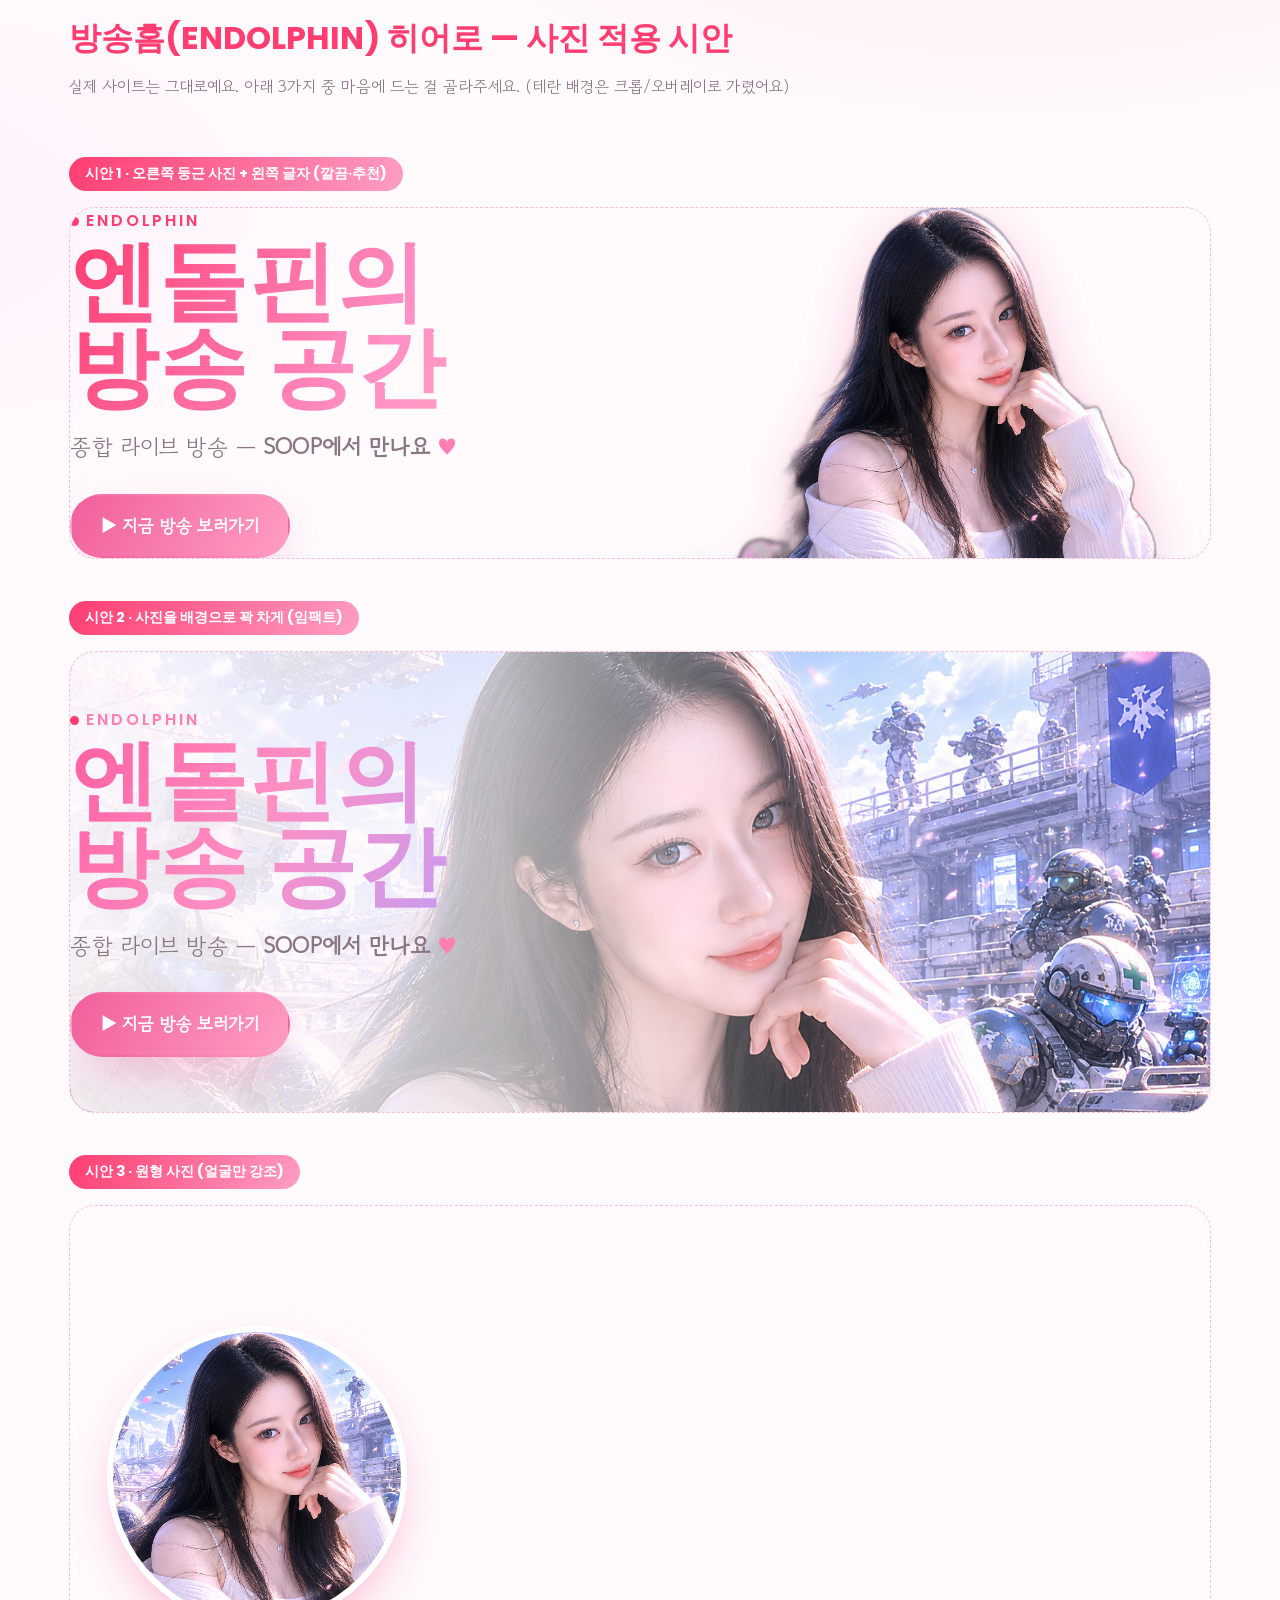
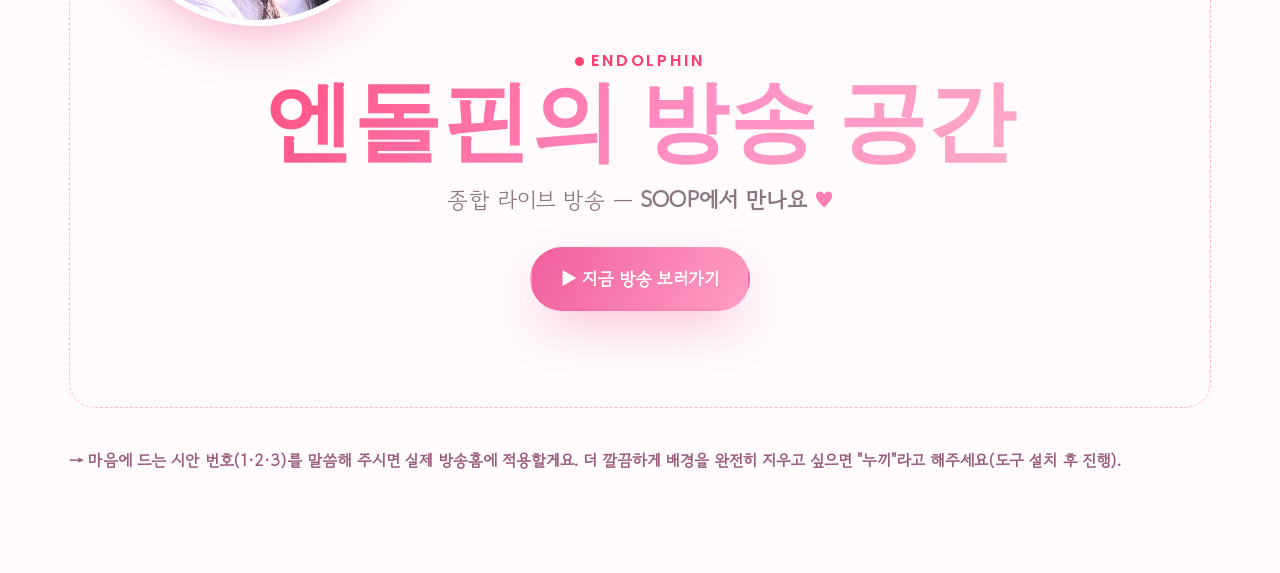
<file: preview-hero.html>
<!DOCTYPE html>
<html lang="ko">
<head>
  <meta charset="UTF-8" />
  <meta name="viewport" content="width=device-width, initial-scale=1.0" />
  <meta name="robots" content="noindex, nofollow" />
  <title>방송홈 히어로 사진 시안</title>
  <link href="https://fonts.googleapis.com/css2?family=Gowun+Dodum&family=Jua&family=Poppins:wght@500;600;700&display=swap" rel="stylesheet" />
  <link rel="stylesheet" href="style.css" />
  <style>
    body { padding-bottom: 4rem; overflow-x: hidden; }
    .demo-wrap { max-width: 1180px; margin: 0 auto; padding: 1.2rem; }
    .demo-frame .hero { max-width: 100%; }
    .demo-label {
      display: inline-block; font-family: var(--font-en); font-weight: 700; color: #fff;
      background: linear-gradient(120deg, #ff3d71, #ff9ec4);
      padding: .35rem 1rem; border-radius: 999px; font-size: .9rem; margin: 2.6rem 0 1rem;
    }
    .demo-frame { border: 1px dashed var(--pink-300); border-radius: 26px; overflow: hidden; }

    /* ===== 시안 1: 우측 둥근 카드 인물 ===== */
    .s1-grid { display: grid; grid-template-columns: 1.05fr 0.95fr; gap: 2rem; align-items: center;
      padding: clamp(2rem,1rem+4vw,3.5rem) clamp(1.2rem,1rem+2vw,2.5rem); }
    .s1-photo {
      width: 100%; max-height: 500px; object-fit: contain; object-position: bottom;
      filter: drop-shadow(0 14px 26px rgba(241, 95, 156, .35));
    }

    /* ===== 시안 2: 전체 배경 + 오버레이 ===== */
    .s2 { position: relative; min-height: 460px; display: flex; align-items: center;
      background-image: url('assets/endolphin-hero.png'); background-size: cover; background-position: 50% 22%; }
    .s2::before { content:""; position:absolute; inset:0;
      background: linear-gradient(90deg, rgba(255,250,252,.94) 0%, rgba(255,250,252,.7) 38%, rgba(255,250,252,.15) 65%, rgba(255,250,252,0) 100%); }
    .s2 .hero-intro { position: relative; z-index: 1; padding: 2.5rem clamp(1.5rem,1rem+3vw,3.5rem); max-width: 640px; }

    /* ===== 시안 3: 원형 인물 (얼굴 강조) ===== */
    .s3 { text-align: center; padding: 3rem 1.2rem; }
    .s3-photo {
      width: min(300px, 70vw); aspect-ratio: 1/1; border-radius: 50%; object-fit: cover; object-position: 50% 22%;
      border: 6px solid #fff; box-shadow: var(--shadow-pop); margin-bottom: 1.4rem;
    }
    @media (max-width: 720px) {
      .s1-grid { grid-template-columns: 1fr; }
      .s1-photo { aspect-ratio: 4/4; max-width: 360px; margin: 0 auto; }
    }
  </style>
</head>
<body class="live-page">
  <div class="demo-wrap">
    <h1 style="font-family:var(--font-en);color:#ff3d71;">방송홈(ENDOLPHIN) 히어로 — 사진 적용 시안</h1>
    <p style="color:var(--ink-soft);">실제 사이트는 그대로예요. 아래 3가지 중 마음에 드는 걸 골라주세요. (테란 배경은 크롭/오버레이로 가렸어요)</p>

    <!-- 시안 1 -->
    <span class="demo-label">시안 1 · 오른쪽 둥근 사진 + 왼쪽 글자 (깔끔·추천)</span>
    <div class="demo-frame">
      <section class="hero hero--live" style="padding:0;">
        <div class="s1-grid">
          <div class="hero-intro">
            <p class="hero-welcome"><span class="live-dot"></span> ENDOLPHIN</p>
            <h1 class="hero-title">엔돌핀의<br/>방송 공간</h1>
            <p class="hero-sub">종합 라이브 방송 — <strong>SOOP에서 만나요</strong> <span class="heart">♥</span></p>
            <div class="hero-cta">
              <a href="#" class="btn btn--primary btn--xl">▶ 지금 방송 보러가기</a>
            </div>
          </div>
          <img src="assets/endolphin-cut.png" alt="엔돌핀" class="s1-photo" />
        </div>
      </section>
    </div>

    <!-- 시안 2 -->
    <span class="demo-label">시안 2 · 사진을 배경으로 꽉 차게 (임팩트)</span>
    <div class="demo-frame">
      <section class="s2">
        <div class="hero-intro">
          <p class="hero-welcome"><span class="live-dot"></span> ENDOLPHIN</p>
          <h1 class="hero-title">엔돌핀의<br/>방송 공간</h1>
          <p class="hero-sub">종합 라이브 방송 — <strong>SOOP에서 만나요</strong> <span class="heart">♥</span></p>
          <div class="hero-cta">
            <a href="#" class="btn btn--primary btn--xl">▶ 지금 방송 보러가기</a>
          </div>
        </div>
      </section>
    </div>

    <!-- 시안 3 -->
    <span class="demo-label">시안 3 · 원형 사진 (얼굴만 강조)</span>
    <div class="demo-frame">
      <section class="hero hero--live">
        <div class="s3">
          <img src="assets/endolphin-hero.png" alt="엔돌핀" class="s3-photo" />
          <p class="hero-welcome"><span class="live-dot"></span> ENDOLPHIN</p>
          <h1 class="hero-title">엔돌핀의 방송 공간</h1>
          <p class="hero-sub">종합 라이브 방송 — <strong>SOOP에서 만나요</strong> <span class="heart">♥</span></p>
          <div class="hero-cta" style="justify-content:center;">
            <a href="#" class="btn btn--primary btn--xl">▶ 지금 방송 보러가기</a>
          </div>
        </div>
      </section>
    </div>

    <p style="margin-top:2.5rem;color:var(--plum);font-weight:700;">
      → 마음에 드는 시안 번호(1·2·3)를 말씀해 주시면 실제 방송홈에 적용할게요.
      더 깔끔하게 배경을 완전히 지우고 싶으면 "누끼"라고 해주세요(도구 설치 후 진행).
    </p>
  </div>
</body>
</html>
</file>
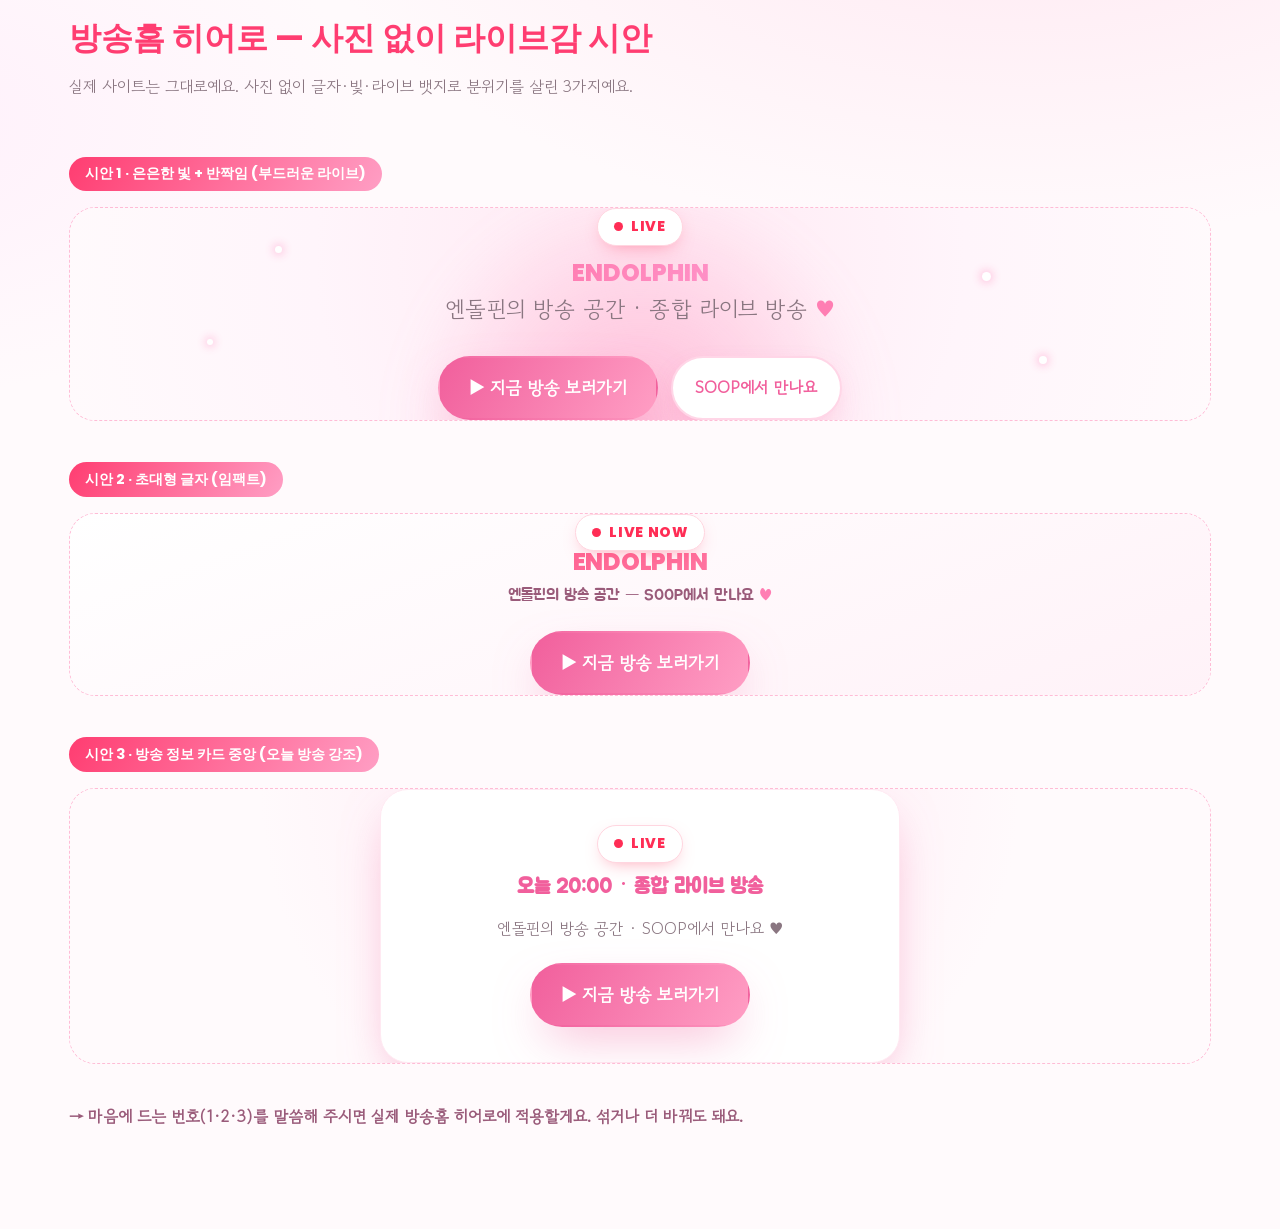
<file: preview-live-hero.html>
<!DOCTYPE html>
<html lang="ko">
<head>
  <meta charset="UTF-8" />
  <meta name="viewport" content="width=device-width, initial-scale=1.0" />
  <meta name="robots" content="noindex, nofollow" />
  <title>방송홈 히어로 — 사진 없이 라이브감 시안</title>
  <link href="https://fonts.googleapis.com/css2?family=Gowun+Dodum&family=Jua&family=Poppins:wght@500;600;700;800&display=swap" rel="stylesheet" />
  <link rel="stylesheet" href="style.css" />
  <style>
    body { padding-bottom: 4rem; overflow-x: hidden; }
    .demo-wrap { max-width: 1180px; margin: 0 auto; padding: 1.2rem; }
    .demo-label {
      display: inline-block; font-family: var(--font-en); font-weight: 700; color: #fff;
      background: linear-gradient(120deg, #ff3d71, #ff9ec4);
      padding: .35rem 1rem; border-radius: 999px; font-size: .9rem; margin: 2.6rem 0 1rem;
    }
    .demo-frame { border: 1px dashed var(--pink-300); border-radius: 26px; overflow: hidden; }

    /* 공통 라이브 뱃지 */
    .live-badge {
      display: inline-flex; align-items: center; gap: .5rem;
      background: #fff; color: #ff2d55; font-weight: 800; font-family: var(--font-en);
      padding: .4rem 1rem; border-radius: 999px; font-size: .9rem; letter-spacing: .05em;
      box-shadow: 0 6px 18px -8px rgba(255,45,85,.5); border: 1px solid #ffd6e0;
    }
    .live-badge .dot { width: 9px; height: 9px; border-radius: 50%; background: #ff2d55; animation: lbp 1.4s infinite; }
    @keyframes lbp { 0%{box-shadow:0 0 0 0 rgba(255,45,85,.6)} 70%{box-shadow:0 0 0 8px rgba(255,45,85,0)} 100%{box-shadow:0 0 0 0 rgba(255,45,85,0)} }

    /* 시안 1: 빛 글로우 + 반짝임 */
    .lh1 { position: relative; overflow: hidden; text-align: center; padding: clamp(3rem,2rem+5vw,5.5rem) 1.5rem;
      background: radial-gradient(circle at 50% 25%, #ffe9f3 0%, #fff5fb 55%, #fffafc 100%); }
    .lh1-glow { position: absolute; top: -20%; left: 50%; width: 520px; height: 520px; transform: translateX(-50%);
      background: radial-gradient(circle, rgba(255,126,179,.45), transparent 65%); filter: blur(20px); animation: glow 5s ease-in-out infinite; }
    @keyframes glow { 0%,100%{opacity:.6;transform:translateX(-50%) scale(1)} 50%{opacity:1;transform:translateX(-50%) scale(1.12)} }
    .spark { position: absolute; border-radius: 50%; background: #fff; box-shadow: 0 0 8px 2px rgba(255,190,220,.9); animation: floaty 6s ease-in-out infinite; }
    @keyframes floaty { 0%,100%{transform:translateY(0);opacity:.5} 50%{transform:translateY(-18px);opacity:1} }
    .lh1 .lh-title { font-family: var(--font-en); font-weight: 800; font-size: clamp(3rem,1.5rem+7vw,6.5rem); line-height:.95;
      background: linear-gradient(120deg,#ff3d71,#ff8fc4 55%,#c79bf0); -webkit-background-clip:text; background-clip:text; color:transparent; margin:1rem 0 .3rem; }
    .lh-rel { position: relative; z-index: 1; }

    /* 시안 2: 초대형 타이포 */
    .lh2 { text-align: center; padding: clamp(2.5rem,1.5rem+4vw,4.5rem) 1rem; background: linear-gradient(160deg,#fff,#fff2f8); }
    .lh2-title { font-family: var(--font-en); font-weight: 800; font-size: clamp(3.5rem,2rem+11vw,9rem); line-height:.9; letter-spacing:-.01em;
      background: linear-gradient(120deg,#ff3d71,#ff9ec4); -webkit-background-clip:text; background-clip:text; color:transparent; }
    .lh2-sub { font-family: var(--font-head); color: var(--plum); font-size: clamp(1.1rem,.9rem+1vw,1.6rem); margin:.6rem 0 1.4rem; }

    /* 시안 3: 방송 정보 카드 중앙 */
    .lh3 { padding: clamp(2.5rem,1.5rem+4vw,4.5rem) 1.5rem; display:grid; place-items:center;
      background: radial-gradient(circle at 50% 0%, #ffe9f3, #fffafc 60%); }
    .lh3-card { background:#fff; border:1px solid var(--pink-100); border-radius:28px; padding:2.2rem 2rem; text-align:center;
      box-shadow: var(--shadow-pop); max-width:520px; width:100%; }
    .lh3-today { font-family:var(--font-head); color:var(--pink-600); font-size:1.3rem; margin:.8rem 0 .2rem; }
    .lh3-time { color:var(--ink-soft); margin-bottom:1.3rem; }
  </style>
</head>
<body class="live-page">
  <div class="demo-wrap">
    <h1 style="font-family:var(--font-en);color:#ff3d71;">방송홈 히어로 — 사진 없이 라이브감 시안</h1>
    <p style="color:var(--ink-soft);">실제 사이트는 그대로예요. 사진 없이 글자·빛·라이브 뱃지로 분위기를 살린 3가지예요.</p>

    <!-- 시안 1 -->
    <span class="demo-label">시안 1 · 은은한 빛 + 반짝임 (부드러운 라이브)</span>
    <div class="demo-frame">
      <section class="lh1">
        <div class="lh1-glow"></div>
        <span class="spark" style="top:18%;left:18%;width:7px;height:7px;"></span>
        <span class="spark" style="top:30%;left:80%;width:9px;height:9px;animation-delay:1s;"></span>
        <span class="spark" style="top:62%;left:12%;width:6px;height:6px;animation-delay:2s;"></span>
        <span class="spark" style="top:70%;left:85%;width:8px;height:8px;animation-delay:.5s;"></span>
        <div class="lh-rel">
          <span class="live-badge"><span class="dot"></span> LIVE</span>
          <h2 class="lh-title">ENDOLPHIN</h2>
          <p class="hero-sub" style="margin-top:.4rem;">엔돌핀의 방송 공간 · 종합 라이브 방송 <span class="heart">♥</span></p>
          <div class="hero-cta" style="justify-content:center;margin-top:1.4rem;">
            <a href="#" class="btn btn--primary btn--xl">▶ 지금 방송 보러가기</a>
            <a href="#" class="btn btn--soop">SOOP에서 만나요</a>
          </div>
        </div>
      </section>
    </div>

    <!-- 시안 2 -->
    <span class="demo-label">시안 2 · 초대형 글자 (임팩트)</span>
    <div class="demo-frame">
      <section class="lh2">
        <span class="live-badge"><span class="dot"></span> LIVE NOW</span>
        <h2 class="lh2-title">ENDOLPHIN</h2>
        <p class="lh2-sub">엔돌핀의 방송 공간 — SOOP에서 만나요 <span class="heart">♥</span></p>
        <div class="hero-cta" style="justify-content:center;">
          <a href="#" class="btn btn--primary btn--xl">▶ 지금 방송 보러가기</a>
        </div>
      </section>
    </div>

    <!-- 시안 3 -->
    <span class="demo-label">시안 3 · 방송 정보 카드 중앙 (오늘 방송 강조)</span>
    <div class="demo-frame">
      <section class="lh3">
        <div class="lh3-card">
          <span class="live-badge"><span class="dot"></span> LIVE</span>
          <h2 class="lh3-today">오늘 20:00 · 종합 라이브 방송</h2>
          <p class="lh3-time">엔돌핀의 방송 공간 · SOOP에서 만나요 ♥</p>
          <div class="hero-cta" style="justify-content:center;">
            <a href="#" class="btn btn--primary btn--xl">▶ 지금 방송 보러가기</a>
          </div>
        </div>
      </section>
    </div>

    <p style="margin-top:2.5rem;color:var(--plum);font-weight:700;">
      → 마음에 드는 번호(1·2·3)를 말씀해 주시면 실제 방송홈 히어로에 적용할게요. 섞거나 더 바꿔도 돼요.
    </p>
  </div>
</body>
</html>
</file>
<file: style.css>
/* =========================================================
   LUV WORLD — style.css
   파스텔 핑크 + 화이트 / 둥근 카드 / 모바일 우선 반응형
   ========================================================= */

/* ---------- Design Tokens ---------- */
:root {
  /* color */
  --pink-50:  #fff5f9;
  --pink-100: #ffe9f2;
  --pink-200: #ffd6e7;
  --pink-300: #ffbcd6;
  --pink-400: #ff9ec4;
  --pink-500: #ff7eb3;
  --pink-600: #f15f9c;
  --plum:     #9a5b7a;

  --ink:      #4a3b44;
  --ink-soft: #8a7681;
  --white:    #ffffff;
  --cream:    #fffafc;

  --accent-mint: #b7e7d8;
  --accent-lav:  #d9c8f0;
  --accent-sky:  #bfe1f5;
  --accent-sun:  #ffe3a8;

  /* surfaces */
  --surface:        #ffffff;
  --surface-tint:   #fff5f9;
  --border-soft:    #ffe1ec;

  /* typography */
  --font-head: 'Jua', 'Gowun Dodum', sans-serif;
  --font-body: 'Gowun Dodum', 'Poppins', sans-serif;
  --font-en:   'Poppins', sans-serif;

  --text-hero: clamp(2.6rem, 1.2rem + 6vw, 5.5rem);
  --text-h2:   clamp(1.5rem, 1rem + 1.8vw, 2.3rem);

  /* spacing & shape */
  --radius-sm: 14px;
  --radius:    22px;
  --radius-lg: 30px;
  --radius-pill: 999px;

  --space-section: clamp(3.5rem, 2.5rem + 4vw, 6.5rem);
  --shadow-soft: 0 10px 30px -12px rgba(241, 95, 156, 0.35);
  --shadow-card: 0 14px 40px -18px rgba(241, 95, 156, 0.45);
  --shadow-pop:  0 20px 50px -16px rgba(241, 95, 156, 0.55);

  --duration: 240ms;
  --ease: cubic-bezier(0.16, 1, 0.3, 1);

  --maxw: 1180px;
}

/* ---------- Reset ---------- */
*, *::before, *::after { box-sizing: border-box; }
html { scroll-behavior: smooth; -webkit-text-size-adjust: 100%; scroll-padding-top: 80px; }
body {
  margin: 0;
  font-family: var(--font-body);
  color: var(--ink);
  background:
    radial-gradient(1200px 600px at 80% -10%, var(--pink-100), transparent 60%),
    radial-gradient(900px 500px at -10% 10%, #fff0fb, transparent 55%),
    var(--cream);
  line-height: 1.6;
  overflow-x: hidden;
}
img { display: block; max-width: 100%; }
a { color: inherit; text-decoration: none; }
ul { list-style: none; margin: 0; padding: 0; }
button { font-family: inherit; cursor: pointer; }
h1, h2, h3 { margin: 0; line-height: 1.2; }
:focus-visible { outline: 3px solid var(--pink-400); outline-offset: 3px; border-radius: 8px; }

/* ---------- Image fallback (placeholder) ---------- */
.img-fallback {
  position: relative;
}
.img-fallback::after {
  content: attr(data-emoji);
  position: absolute; inset: 0;
  display: grid; place-items: center;
  font-size: 1.8em;
  background: linear-gradient(135deg, var(--pink-200), var(--accent-lav));
  border-radius: inherit;
}

/* =========================================================
   Header / Nav
   ========================================================= */
.site-header {
  position: sticky; top: 0; z-index: 50;
  backdrop-filter: saturate(140%) blur(12px);
  background: rgba(255, 250, 252, 0.82);
  border-bottom: 1px solid var(--pink-100);
}
.nav-inner {
  max-width: var(--maxw);
  margin: 0 auto;
  padding: 0.7rem 1.1rem;
  display: flex; align-items: center; gap: 1rem;
}
.brand { display: flex; align-items: center; gap: 0.55rem; margin-right: auto; }
.brand-logo {
  width: 42px; height: 42px; border-radius: 50%;
  object-fit: cover;
  box-shadow: 0 4px 14px -4px var(--pink-400);
  background: var(--pink-100);
}
.brand-name {
  font-family: var(--font-en);
  font-weight: 700; font-size: 1.45rem;
  letter-spacing: 0.04em;
  background: linear-gradient(120deg, var(--pink-600), var(--pink-400));
  -webkit-background-clip: text; background-clip: text; color: transparent;
}
.nav-links { display: flex; gap: 0.3rem; }
.nav-links a {
  padding: 0.5rem 0.8rem;
  border-radius: var(--radius-pill);
  font-size: 0.96rem; font-weight: 600; color: var(--plum);
  transition: background var(--duration) var(--ease), color var(--duration) var(--ease);
}
.nav-links a:hover { background: var(--pink-100); color: var(--pink-600); }

.nav-live-btn {
  display: inline-flex; align-items: center; gap: 0.4rem;
  padding: 0.5rem 0.95rem;
  border-radius: var(--radius-pill);
  font-weight: 700; font-size: 0.9rem; color: var(--white);
  background: linear-gradient(120deg, var(--pink-600), var(--pink-400));
  box-shadow: var(--shadow-soft);
  transition: transform var(--duration) var(--ease);
}
.nav-live-btn:hover { transform: translateY(-2px); }

.live-dot {
  width: 9px; height: 9px; border-radius: 50%;
  background: #ff3d71; display: inline-block;
  box-shadow: 0 0 0 0 rgba(255, 61, 113, 0.6);
  animation: pulse 1.6s infinite;
}
@keyframes pulse {
  0%   { box-shadow: 0 0 0 0 rgba(255, 61, 113, 0.55); }
  70%  { box-shadow: 0 0 0 8px rgba(255, 61, 113, 0); }
  100% { box-shadow: 0 0 0 0 rgba(255, 61, 113, 0); }
}

.hamburger {
  display: none;
  flex-direction: column; gap: 5px;
  background: none; border: none; padding: 8px;
}
.hamburger span {
  width: 24px; height: 3px; border-radius: 3px;
  background: var(--pink-600);
  transition: transform var(--duration) var(--ease), opacity var(--duration) var(--ease);
}
.hamburger.open span:nth-child(1) { transform: translateY(8px) rotate(45deg); }
.hamburger.open span:nth-child(2) { opacity: 0; }
.hamburger.open span:nth-child(3) { transform: translateY(-8px) rotate(-45deg); }

/* =========================================================
   Hero
   ========================================================= */
.hero {
  position: relative;
  max-width: var(--maxw);
  margin: 0 auto;
  padding: clamp(2rem, 1rem + 5vw, 4.5rem) 1.1rem clamp(2rem, 1rem + 3vw, 3rem);
  overflow: hidden;
}
.hero-blob {
  position: absolute; border-radius: 50%; filter: blur(40px);
  opacity: 0.5; z-index: 0; pointer-events: none;
}
.hero-blob--1 { width: 340px; height: 340px; background: var(--pink-200); top: -60px; right: -40px; }
.hero-blob--2 { width: 260px; height: 260px; background: var(--accent-lav); bottom: -80px; left: -60px; }

/* 떠다니는 하트 + 반짝임 */
.hero-heart {
  position: absolute; z-index: 0; pointer-events: none;
  color: var(--pink-300); opacity: 0;
  animation: heartFloat 7s ease-in-out infinite;
}
@keyframes heartFloat {
  0%   { transform: translateY(30px) scale(.8) rotate(-8deg); opacity: 0; }
  20%  { opacity: .75; }
  80%  { opacity: .75; }
  100% { transform: translateY(-60px) scale(1.15) rotate(8deg); opacity: 0; }
}
.hero-sparkle {
  position: absolute; z-index: 0; pointer-events: none;
  border-radius: 50%; background: #fff;
  box-shadow: 0 0 8px 2px rgba(255, 190, 220, .9);
  animation: heroSpark 4.5s ease-in-out infinite;
}
@keyframes heroSpark {
  0%, 100% { transform: scale(.5); opacity: .25; }
  50%      { transform: scale(1.2); opacity: 1; }
}

.hero-grid {
  position: relative; z-index: 1;
  display: grid; grid-template-columns: 1.05fr 0.95fr;
  gap: clamp(1.5rem, 1rem + 3vw, 3.5rem);
  align-items: center;
}
.hero-welcome {
  font-family: var(--font-en);
  font-weight: 600; color: var(--pink-500);
  letter-spacing: 0.18em; text-transform: uppercase;
  margin: 0 0 0.3rem; font-size: 1rem;
}
.hero-title {
  font-family: var(--font-en); font-weight: 700;
  font-size: var(--text-hero); line-height: 0.98;
  background: linear-gradient(120deg, #ff5fa2 0%, #ff8fc4 50%, #c79bf0 100%);
  -webkit-background-clip: text; background-clip: text; color: transparent;
  letter-spacing: 0.01em;
}
.hero-sub {
  margin: 1.1rem 0 1.8rem;
  font-size: clamp(1.05rem, 0.95rem + 0.6vw, 1.4rem);
  color: var(--ink-soft); font-weight: 500;
}
.heart { color: var(--pink-500); }

.hero-cta { display: flex; flex-wrap: wrap; gap: 0.8rem; }

/* Buttons */
.btn {
  display: inline-flex; align-items: center; gap: 0.5rem;
  padding: 0.8rem 1.4rem;
  border-radius: var(--radius-pill);
  font-weight: 700; font-size: 1rem;
  transition: transform var(--duration) var(--ease), box-shadow var(--duration) var(--ease);
  border: 2px solid transparent;
}
.btn--xl { padding: 1rem 1.8rem; font-size: 1.1rem; }
.btn--primary {
  color: var(--white);
  background: linear-gradient(120deg, var(--pink-600), var(--pink-400));
  box-shadow: var(--shadow-pop);
}
.btn--primary:hover { transform: translateY(-3px) scale(1.02); }
.btn--soop {
  color: var(--pink-600); background: var(--white);
  border-color: var(--pink-200);
  box-shadow: var(--shadow-soft);
}
.btn--soop:hover { transform: translateY(-3px); border-color: var(--pink-400); }
.btn-emoji { font-size: 0.9em; }

/* hero cards */
.hero-cards { display: grid; gap: 1.1rem; }
.info-card {
  background: var(--surface);
  border: 1px solid var(--pink-100);
  border-radius: var(--radius-lg);
  padding: 1.3rem 1.4rem;
  box-shadow: var(--shadow-card);
}
.info-card-head {
  display: flex; align-items: center; justify-content: space-between;
  margin-bottom: 0.8rem;
}
.info-card-head h2 { font-family: var(--font-head); font-size: 1.18rem; color: var(--plum); }
.more-link { font-size: 0.85rem; color: var(--pink-500); font-weight: 600; }
.more-link:hover { color: var(--pink-600); }

.notice-list li { margin-bottom: 0.55rem; }
.notice-list a {
  display: flex; align-items: center; gap: 0.55rem;
  padding: 0.35rem 0; color: var(--ink); font-weight: 500;
  transition: color var(--duration) var(--ease);
}
.notice-list a:hover { color: var(--pink-600); }
.notice-badge {
  flex-shrink: 0;
  font-size: 0.7rem; font-weight: 700; color: var(--white);
  background: var(--pink-400);
  padding: 0.15rem 0.5rem; border-radius: var(--radius-pill);
}
/* 분류별 배지 색 (파스텔) */
.notice-badge.badge-all     { background: var(--pink-200); color: var(--pink-600); }
.notice-badge.badge-soop    { background: #dbeafe; color: #4a6fb0; }
.notice-badge.badge-youtube { background: #ffdada; color: #d6455d; }
.notice-badge.badge-tiktok  { background: #d6f2ee; color: #0f8a7e; }
.notice-badge.badge-event   { background: #ffe6b8; color: #c08416; }
.notice-badge.badge-update  { background: #def0d9; color: #4f9a40; }
.notice-badge.badge-brand     { background: #ffe0ee; color: #c0408a; }
.notice-badge.badge-viewer    { background: #e0f0ff; color: #3a7bbf; }
.notice-badge.badge-change    { background: #ffe6b8; color: #c08416; }
.notice-badge.badge-rest      { background: #ececec; color: #777777; }
.notice-badge.badge-broadcast { background: #ffdada; color: #d6455d; }
.notice-badge.badge-content   { background: #ece1fb; color: #7a5bb0; }

/* 공지 필터 버튼 */
.notice-filters {
  display: flex; flex-wrap: wrap; gap: 0.4rem;
  margin-bottom: 0.9rem;
}
.notice-filter {
  font-family: inherit; font-size: 0.78rem; font-weight: 700;
  color: var(--ink-soft); background: var(--surface-tint);
  border: 1px solid var(--pink-100); border-radius: var(--radius-pill);
  padding: 0.3rem 0.85rem; cursor: pointer; white-space: nowrap;
  transition: background var(--duration) var(--ease), color var(--duration) var(--ease), transform var(--duration) var(--ease);
}
.notice-filter:hover { background: var(--pink-100); color: var(--pink-600); }
.notice-filter.active {
  color: #fff; border-color: transparent;
  background: linear-gradient(120deg, var(--pink-500), var(--pink-400));
}
.notice-empty { color: var(--ink-soft); font-size: 0.9rem; padding: 0.4rem 0; }

.schedule-list li {
  display: grid; grid-template-columns: auto auto 1fr;
  gap: 0.7rem; align-items: baseline;
  padding: 0.45rem 0; border-bottom: 1px dashed var(--pink-100);
}
.schedule-list li:last-child { border-bottom: none; }
.sch-date { font-weight: 700; color: var(--pink-600); font-size: 0.92rem; white-space: nowrap; }
.sch-time { color: var(--ink-soft); font-size: 0.85rem; }
.sch-title { font-weight: 500; }

/* =========================================================
   Section base
   ========================================================= */
.section {
  max-width: var(--maxw);
  margin: 0 auto;
  padding: var(--space-section) 1.1rem;
}
.section--tint {
  max-width: none;
  background: linear-gradient(180deg, var(--surface-tint), #fff);
  border-block: 1px solid var(--pink-100);
}
.section--tint > * { max-width: var(--maxw); margin-inline: auto; }
.section-head { margin-bottom: 1.8rem; }
.section-title {
  font-family: var(--font-en); font-weight: 700;
  font-size: var(--text-h2); color: var(--pink-600);
  letter-spacing: 0.01em;
}
.section-title::after {
  content: ""; display: block;
  width: 56px; height: 5px; margin-top: 0.6rem;
  border-radius: var(--radius-pill);
  background: linear-gradient(90deg, var(--pink-500), var(--accent-lav));
}
.section-desc { margin: 0.7rem 0 0; color: var(--ink-soft); font-size: 1.02rem; }

/* =========================================================
   LUV CONTENT — horizontal scroller
   ========================================================= */
.content-scroller {
  display: grid;
  grid-auto-flow: column;
  grid-auto-columns: minmax(230px, 1fr);
  gap: 1.1rem;
  overflow-x: auto;
  padding: 0.4rem 0.2rem 1.2rem;
  scroll-snap-type: x mandatory;
  scrollbar-width: thin;
  scrollbar-color: var(--pink-300) transparent;
}
.content-scroller::-webkit-scrollbar { height: 8px; }
.content-scroller::-webkit-scrollbar-thumb { background: var(--pink-300); border-radius: 99px; }

.content-card {
  scroll-snap-align: start;
  background: var(--surface);
  border: 1px solid var(--pink-100);
  border-radius: var(--radius-lg);
  padding: 1.5rem 1.3rem;
  display: flex; flex-direction: column; gap: 0.5rem;
  box-shadow: var(--shadow-card);
  transition: transform var(--duration) var(--ease), box-shadow var(--duration) var(--ease);
  position: relative; overflow: hidden;
}
.content-card::before {
  content: ""; position: absolute; inset: 0 0 auto 0; height: 6px;
  background: var(--card-accent, var(--pink-400));
}
.content-card:hover { transform: translateY(-6px); box-shadow: var(--shadow-pop); }
.content-emoji {
  font-size: 2.4rem; width: 64px; height: 64px;
  display: grid; place-items: center; border-radius: 20px;
  background: var(--card-soft, var(--pink-100));
  margin-bottom: 0.3rem;
}
.content-card h3 { font-family: var(--font-head); font-size: 1.3rem; color: var(--plum); }
.content-platform {
  font-size: 0.78rem; font-weight: 700; letter-spacing: 0.04em;
  color: var(--pink-600); text-transform: uppercase;
}
.content-card p { margin: 0; color: var(--ink-soft); font-size: 0.95rem; flex-grow: 1; }
.card-btn {
  align-self: flex-start; margin-top: 0.5rem;
  padding: 0.5rem 1.1rem; border-radius: var(--radius-pill);
  font-weight: 700; font-size: 0.9rem; color: var(--white);
  background: var(--card-accent, var(--pink-500));
  transition: transform var(--duration) var(--ease), filter var(--duration) var(--ease);
}
.card-btn:hover { transform: translateX(3px); filter: brightness(1.05); }

/* =========================================================
   YouTube Channels
   ========================================================= */
.channel-grid {
  display: grid; gap: 1.2rem;
  grid-template-columns: repeat(auto-fill, minmax(250px, 1fr));
}
.channel-card {
  background: var(--surface);
  border: 1px solid var(--pink-100);
  border-radius: var(--radius-lg);
  padding: 1.6rem 1.2rem;
  text-align: center;
  box-shadow: var(--shadow-card);
  transition: transform var(--duration) var(--ease), box-shadow var(--duration) var(--ease);
}
.channel-card:hover { transform: translateY(-6px); box-shadow: var(--shadow-pop); }
.channel-avatar {
  width: 195px; height: 195px; border-radius: 50%;
  margin: 0 auto 0.9rem; object-fit: cover;
  background: var(--pink-100);
  border: 4px solid var(--white);
  box-shadow: 0 8px 22px -8px var(--pink-400);
  font-size: 2.4rem;
}
.channel-card h3 { font-family: var(--font-head); font-size: 1.2rem; color: var(--plum); margin-bottom: 0.3rem; }
.channel-card p { margin: 0 0 1rem; color: var(--ink-soft); font-size: 0.9rem; min-height: 2.6em; }
.channel-btn {
  display: inline-flex; align-items: center; gap: 0.4rem;
  padding: 0.55rem 1.3rem; border-radius: var(--radius-pill);
  font-weight: 700; font-size: 0.9rem; color: var(--white);
  background: linear-gradient(120deg, #ff4d6d, #ff7eb3);
  transition: transform var(--duration) var(--ease);
}
.channel-btn:hover { transform: scale(1.05); }

/* =========================================================
   SNS Link
   ========================================================= */
.sns-grid {
  display: grid; gap: 0.9rem;
  grid-template-columns: repeat(auto-fill, minmax(150px, 1fr));
}
.sns-card {
  display: flex; align-items: center; gap: 0.8rem;
  padding: 1rem 1.2rem;
  border-radius: var(--radius);
  background: var(--surface);
  border: 1px solid var(--pink-100);
  box-shadow: var(--shadow-soft);
  font-weight: 700; color: var(--plum);
  transition: transform var(--duration) var(--ease), box-shadow var(--duration) var(--ease), background var(--duration) var(--ease);
}
.sns-card:hover { transform: translateY(-4px); box-shadow: var(--shadow-card); background: var(--pink-50); }
.sns-icon {
  width: 44px; height: 44px; flex-shrink: 0;
  display: grid; place-items: center; border-radius: 14px;
  font-size: 1.4rem; color: var(--white);
  background: var(--sns-color, var(--pink-400));
}
.sns-label { font-size: 0.98rem; }

/* =========================================================
   Latest Clip
   ========================================================= */
.clip-grid {
  display: grid; gap: 1.4rem;
  grid-template-columns: repeat(auto-fill, minmax(280px, 1fr));
}
.clip-card {
  background: var(--surface);
  border: 1px solid var(--pink-100);
  border-radius: var(--radius-lg);
  overflow: hidden;
  box-shadow: var(--shadow-card);
  transition: transform var(--duration) var(--ease), box-shadow var(--duration) var(--ease);
}
.clip-card:hover { transform: translateY(-6px); box-shadow: var(--shadow-pop); }
.clip-thumb {
  position: relative; aspect-ratio: 16 / 9;
  background: linear-gradient(135deg, var(--pink-200), var(--accent-lav));
  width: 100%; object-fit: cover;
}
.clip-duration {
  position: absolute; right: 0.6rem; bottom: 0.6rem;
  background: rgba(74, 59, 68, 0.82); color: #fff;
  font-size: 0.78rem; font-weight: 600;
  padding: 0.15rem 0.5rem; border-radius: 8px;
}
.clip-play {
  position: absolute; inset: 0; margin: auto;
  width: 54px; height: 54px; border-radius: 50%;
  background: rgba(255, 255, 255, 0.9); color: var(--pink-600);
  display: grid; place-items: center; font-size: 1.3rem;
  box-shadow: var(--shadow-soft);
  transition: transform var(--duration) var(--ease);
}
.clip-card:hover .clip-play { transform: scale(1.12); }
.clip-body { padding: 1rem 1.2rem 1.3rem; }
.clip-body h3 { font-size: 1.05rem; color: var(--ink); margin-bottom: 0.4rem; font-weight: 600; }
.clip-views { color: var(--ink-soft); font-size: 0.85rem; }

/* =========================================================
   굿즈 / 후원
   ========================================================= */
.support-grid {
  display: grid; gap: 1.4rem;
  grid-template-columns: repeat(auto-fit, minmax(280px, 1fr));
}
.support-card {
  border-radius: var(--radius-lg);
  padding: 2.2rem 1.8rem;
  text-align: center;
  position: relative; overflow: hidden;
  box-shadow: var(--shadow-card);
}
.support-card--goods { background: linear-gradient(135deg, var(--pink-100), #fff); border: 1px solid var(--pink-200); }
.support-card--donate { background: linear-gradient(135deg, var(--accent-lav), #fff); border: 1px solid var(--accent-lav); }
.support-emoji { font-size: 3rem; margin-bottom: 0.6rem; }
.support-card h3 { font-family: var(--font-head); font-size: 1.5rem; color: var(--plum); margin-bottom: 0.5rem; }
.support-card p { color: var(--ink-soft); margin: 0 0 1.4rem; }
.support-btn {
  display: inline-flex; align-items: center; gap: 0.45rem;
  padding: 0.85rem 1.8rem; border-radius: var(--radius-pill);
  font-weight: 700; color: var(--white); font-size: 1rem;
  background: linear-gradient(120deg, var(--pink-600), var(--pink-400));
  box-shadow: var(--shadow-soft);
  transition: transform var(--duration) var(--ease);
}
.support-btn:hover { transform: translateY(-3px) scale(1.03); }

/* =========================================================
   Footer
   ========================================================= */
.site-footer {
  margin-top: var(--space-section);
  background: linear-gradient(180deg, #fff, var(--pink-100));
  border-top: 1px solid var(--pink-200);
}
.footer-inner {
  max-width: var(--maxw);
  margin: 0 auto;
  padding: 3rem 1.1rem 2.4rem;
  text-align: center;
  display: grid; gap: 1.1rem; justify-items: center;
}
.footer-logo {
  width: 64px; height: 64px; border-radius: 50%;
  object-fit: cover; background: var(--pink-100);
  box-shadow: 0 6px 18px -6px var(--pink-400);
}
.footer-tag { color: var(--plum); font-weight: 600; margin: 0; font-size: 1.05rem; }
.footer-meta { display: flex; flex-wrap: wrap; gap: 1.4rem; justify-content: center; }
.footer-link {
  color: var(--pink-600); font-weight: 600;
  border-bottom: 2px solid transparent;
  transition: border-color var(--duration) var(--ease);
}
.footer-link:hover { border-color: var(--pink-400); }
.footer-copy { color: var(--ink-soft); font-size: 0.85rem; margin: 0.4rem 0 0; }

/* =========================================================
   Floating live button (mobile)
   ========================================================= */
.floating-live {
  position: fixed; right: 1rem; bottom: 1rem; z-index: 60;
  display: none; align-items: center; gap: 0.5rem;
  padding: 0.85rem 1.3rem;
  border-radius: var(--radius-pill);
  color: var(--white); font-weight: 700;
  background: linear-gradient(120deg, var(--pink-600), var(--pink-400));
  box-shadow: var(--shadow-pop);
}
.floating-live-text { font-size: 0.95rem; }

/* =========================================================
   방송일정 캘린더
   ========================================================= */
.calendar {
  max-width: 580px;
  background: var(--surface);
  border: 1px solid var(--pink-100);
  border-radius: var(--radius-lg);
  padding: 1.3rem 1.4rem;
  box-shadow: var(--shadow-card);
}
.cal-head {
  display: flex; align-items: center; justify-content: space-between;
  margin-bottom: 1rem;
}
.cal-title { font-family: var(--font-head); font-size: 1.25rem; color: var(--plum); }
.cal-nav {
  width: 40px; height: 40px; border-radius: 50%; border: none;
  background: var(--pink-100); color: var(--pink-600);
  font-size: 1.4rem; line-height: 1; display: grid; place-items: center;
  transition: background var(--duration) var(--ease), transform var(--duration) var(--ease);
}
.cal-nav:hover { background: var(--pink-200); transform: scale(1.08); }

.cal-weekdays, .cal-grid {
  display: grid; grid-template-columns: repeat(7, 1fr); gap: 5px;
}
.cal-weekdays { margin-bottom: 6px; }
.cal-wd { text-align: center; font-size: 0.8rem; font-weight: 700; color: var(--ink-soft); padding: 4px 0; }
.cal-wd.sun { color: #ff6b81; }
.cal-wd.sat { color: #5aa9e6; }

.cal-cell {
  position: relative; aspect-ratio: 1 / 1;
  border: none; background: transparent; border-radius: 12px;
  font-size: 0.95rem; font-weight: 600; color: var(--ink);
  display: flex; align-items: center; justify-content: center;
  cursor: pointer;
  transition: background var(--duration) var(--ease), color var(--duration) var(--ease), transform var(--duration) var(--ease);
}
.cal-cell.cal-empty { visibility: hidden; cursor: default; }
.cal-cell:not(.cal-empty):hover { background: var(--pink-100); transform: translateY(-1px); }
.cal-cell.sun { color: #ff6b81; }
.cal-cell.sat { color: #5aa9e6; }
.cal-cell.has-event { font-weight: 800; }
.cal-dot {
  position: absolute; bottom: 6px; left: 50%; transform: translateX(-50%);
  width: 6px; height: 6px; border-radius: 50%;
}
.cal-dot.dot-live { background: var(--pink-500); }
.cal-dot.dot-youtube { background: #9a7bd6; }
.cal-cell.today { outline: 2px solid var(--pink-300); outline-offset: -2px; }
.cal-cell.selected {
  background: linear-gradient(120deg, var(--pink-500), var(--pink-400));
  color: #fff;
}
.cal-cell.selected.sun, .cal-cell.selected.sat { color: #fff; }
.cal-cell.selected .cal-dot { background: #fff; }

.cal-detail {
  max-width: 580px; margin-top: 1.2rem;
  background: var(--surface-tint);
  border: 1px solid var(--pink-100);
  border-radius: var(--radius);
  padding: 1.1rem 1.3rem;
}
.cal-detail-date { font-family: var(--font-head); font-size: 1.05rem; color: var(--pink-600); margin-bottom: 0.7rem; }
.cal-detail-empty { color: var(--ink-soft); margin: 0; font-size: 0.95rem; }
.cal-detail-item {
  display: flex; align-items: center; gap: 0.7rem; flex-wrap: wrap;
  padding: 0.55rem 0; border-top: 1px dashed var(--pink-200);
}
.cal-detail-item:first-of-type { border-top: none; }
.cal-detail-time { font-weight: 700; color: var(--plum); font-size: 0.9rem; white-space: nowrap; }
.cal-detail-title { flex-grow: 1; font-weight: 500; }
.cal-detail-tag { font-size: 0.7rem; font-weight: 700; color: #fff; padding: 0.15rem 0.6rem; border-radius: var(--radius-pill); }
.cal-detail-tag.tag-live { background: var(--pink-500); }
.cal-detail-tag.tag-youtube { background: #9a7bd6; }

/* =========================================================
   팬공간 (준비중 카드)
   ========================================================= */
.fan-grid {
  display: grid; gap: 1.2rem;
  grid-template-columns: repeat(auto-fit, minmax(260px, 1fr));
}
.fan-card {
  position: relative; text-align: center;
  background: var(--surface);
  border: 2px dashed var(--pink-200);
  border-radius: var(--radius-lg);
  padding: 2.1rem 1.6rem;
  box-shadow: var(--shadow-soft);
  transition: transform var(--duration) var(--ease), box-shadow var(--duration) var(--ease);
}
.fan-card:hover { transform: translateY(-5px); box-shadow: var(--shadow-card); }
.fan-emoji { font-size: 2.6rem; margin-bottom: 0.5rem; }
.fan-card h3 { font-family: var(--font-head); font-size: 1.25rem; color: var(--plum); margin-bottom: 0.4rem; }
.fan-card p { color: var(--ink-soft); margin: 0 0 1rem; font-size: 0.95rem; }
.fan-status {
  display: inline-block; font-size: 0.78rem; font-weight: 700;
  color: var(--pink-600); background: var(--pink-100);
  padding: 0.32rem 0.95rem; border-radius: var(--radius-pill);
}
.fan-btn {
  display: inline-flex; align-items: center; gap: 0.4rem;
  padding: 0.55rem 1.3rem; border-radius: var(--radius-pill);
  font-weight: 700; font-size: 0.9rem; color: #fff;
  background: linear-gradient(120deg, var(--pink-600), var(--pink-400));
  transition: transform var(--duration) var(--ease);
}
.fan-btn:hover { transform: translateX(3px); }

/* =========================================================
   오늘 방송 위젯 / 라이브 배너 / 방송 홈 톤
   ========================================================= */
.today-live { display: flex; flex-direction: column; gap: 0.2rem; padding: 0.5rem 0 0.2rem; }
.today-live-label { font-size: 0.78rem; font-weight: 700; color: var(--pink-600); }
.today-live-text { font-weight: 600; color: var(--ink); }
.today-live--big .today-live-label { font-size: 0.9rem; }
.today-live--big .today-live-text { font-size: 1.15rem; line-height: 1.4; }

.btn--block { width: 100%; justify-content: center; margin-top: 0.9rem; }

.info-card--live { border-color: var(--pink-200); }

/* 페이지 이동 배너 (공식 ↔ 방송) */
.live-banner {
  display: flex; align-items: center; justify-content: space-between; gap: 1rem;
  padding: 1.6rem 1.8rem; border-radius: var(--radius-lg);
  background: linear-gradient(120deg, #ff5f8f, #ff9ec4);
  color: #fff; box-shadow: var(--shadow-card);
  transition: transform var(--duration) var(--ease), box-shadow var(--duration) var(--ease);
}
.live-banner:hover { transform: translateY(-4px); box-shadow: var(--shadow-pop); }
.live-banner--official { background: linear-gradient(120deg, #9a7bd6, #d9c8f0); }
.live-banner-text { display: flex; flex-direction: column; gap: 0.25rem; }
.live-banner-label { font-size: 0.82rem; font-weight: 700; opacity: 0.96; display: flex; align-items: center; gap: 0.4rem; }
.live-banner-text strong { font-family: var(--font-head); font-size: 1.4rem; }
.live-banner-sub { font-size: 0.9rem; opacity: 0.92; }
.live-banner-arrow { font-size: 1.9rem; font-weight: 700; flex-shrink: 0; }

/* 방송 홈 톤 (조금 더 라이브감) */
.brand-live { font-size: 0.7em; color: #ff3d71; font-weight: 700; letter-spacing: 0.04em; }
.hero--live .hero-welcome { color: #ff3d71; }
.hero--live .hero-title {
  background: linear-gradient(120deg, #ff3d71 0%, #ff8fc4 55%, #ffb3c8 100%);
  -webkit-background-clip: text; background-clip: text; color: transparent;
}
.hero--live .hero-blob--1 { background: #ffc2d2; }

@media (max-width: 600px) {
  .live-banner { flex-direction: column; align-items: flex-start; }
  .live-banner-arrow { align-self: flex-end; margin-top: -1.4rem; }
}

/* =========================================================
   방송 홈 히어로 (사진 없이 라이브감)
   ========================================================= */
.live-hero {
  position: relative; overflow: hidden; text-align: center;
  padding: clamp(3rem, 2rem + 5vw, 5.5rem) 1.5rem;
  background: radial-gradient(circle at 50% 25%, #ffe9f3 0%, #fff5fb 55%, #fffafc 100%);
}
.live-hero-glow {
  position: absolute; top: -20%; left: 50%; width: 520px; height: 520px;
  transform: translateX(-50%); pointer-events: none;
  background: radial-gradient(circle, rgba(255, 126, 179, .45), transparent 65%);
  filter: blur(20px); animation: lhGlow 5s ease-in-out infinite;
}
@keyframes lhGlow {
  0%, 100% { opacity: .6; transform: translateX(-50%) scale(1); }
  50% { opacity: 1; transform: translateX(-50%) scale(1.12); }
}
.live-spark {
  position: absolute; border-radius: 50%; background: #fff; pointer-events: none;
  box-shadow: 0 0 8px 2px rgba(255, 190, 220, .9);
  animation: lhFloat 6s ease-in-out infinite;
}
@keyframes lhFloat {
  0%, 100% { transform: translateY(0); opacity: .5; }
  50% { transform: translateY(-18px); opacity: 1; }
}
.live-hero-inner { position: relative; z-index: 1; max-width: 720px; margin: 0 auto; }
.live-badge {
  display: inline-flex; align-items: center; gap: .5rem;
  background: #fff; color: #ff2d55; font-weight: 800; font-family: var(--font-en);
  padding: .4rem 1rem; border-radius: var(--radius-pill); font-size: .9rem; letter-spacing: .05em;
  box-shadow: 0 6px 18px -8px rgba(255, 45, 85, .5); border: 1px solid #ffd6e0;
}
.live-badge .dot { width: 9px; height: 9px; border-radius: 50%; background: #ff2d55; animation: lbPulse 1.4s infinite; }
@keyframes lbPulse {
  0% { box-shadow: 0 0 0 0 rgba(255, 45, 85, .6); }
  70% { box-shadow: 0 0 0 8px rgba(255, 45, 85, 0); }
  100% { box-shadow: 0 0 0 0 rgba(255, 45, 85, 0); }
}
.live-hero-title {
  font-family: var(--font-en); font-weight: 800; line-height: .95; margin: 1rem 0 .4rem;
  font-size: clamp(3rem, 1.5rem + 7vw, 6.5rem);
  background: linear-gradient(120deg, #ff3d71, #ff8fc4 55%, #c79bf0);
  -webkit-background-clip: text; background-clip: text; color: transparent;
}
.live-hero .today-live {
  display: inline-flex; flex-direction: column; align-items: center; gap: .15rem;
  background: #fff; border: 1px solid var(--pink-100); border-radius: var(--radius-pill);
  padding: .6rem 1.5rem; margin: 1.2rem 0 .2rem; box-shadow: var(--shadow-soft);
}
.live-hero .today-live-label { color: var(--pink-600); }
.live-hero .today-live-text { font-size: 1.05rem; }
.live-hero .hero-cta { justify-content: center; margin-top: 1.4rem; }
.live-notice-card { max-width: 600px; margin-inline: auto; }
@media (max-width: 600px) { .live-hero-glow { width: 340px; height: 340px; } }

/* 방송 홈 섹션 가운데 정렬 + 시그댄스 */
.live-page .section-head { text-align: center; }
.live-page .section-title::after { margin-left: auto; margin-right: auto; }
.live-page .calendar, .live-page .cal-detail { margin-inline: auto; }

.sigdance-grid {
  display: grid; gap: 1rem; grid-template-columns: repeat(auto-fill, minmax(170px, 1fr));
  max-width: 760px; margin-inline: auto;
}
.sigdance-card {
  background: var(--surface); border: 1px solid var(--pink-100); border-radius: var(--radius);
  padding: 1.2rem 1rem; text-align: center; box-shadow: var(--shadow-soft);
  transition: transform var(--duration) var(--ease), box-shadow var(--duration) var(--ease);
}
.sigdance-card:hover { transform: translateY(-4px); box-shadow: var(--shadow-card); }
.sigdance-emoji { font-size: 2rem; display: block; margin-bottom: .4rem; }
.sigdance-card h3 { font-family: var(--font-head); font-size: 1.1rem; color: var(--plum); }
.sigdance-card p { margin: .3rem 0 0; color: var(--ink-soft); font-size: .85rem; }
.sigdance-empty { text-align: center; color: var(--ink-soft); }

/* =========================================================
   Reveal animation
   ========================================================= */
.reveal { opacity: 0; transform: translateY(24px); transition: opacity 0.6s var(--ease), transform 0.6s var(--ease); }
.reveal.in { opacity: 1; transform: none; }

/* =========================================================
   Responsive — Tablet
   ========================================================= */
@media (max-width: 900px) {
  .hero-grid { grid-template-columns: 1fr; }
  .hero-cards { grid-template-columns: 1fr 1fr; }
}

/* =========================================================
   Responsive — Mobile (≤ 720px)
   ========================================================= */
@media (max-width: 720px) {
  .nav-live-btn { display: none; }
  .hamburger { display: flex; }

  .nav-links {
    position: fixed; inset: 60px 0 auto 0;
    flex-direction: column; gap: 0;
    background: rgba(255, 250, 252, 0.98);
    backdrop-filter: blur(14px);
    padding: 0.6rem 1.1rem 1.2rem;
    border-bottom: 1px solid var(--pink-100);
    box-shadow: var(--shadow-card);
    transform: translateY(-130%);
    transition: transform 0.32s var(--ease);
    max-height: calc(100vh - 60px); overflow-y: auto;
  }
  .nav-links.open { transform: translateY(0); }
  .nav-links a { padding: 0.85rem 0.6rem; border-bottom: 1px solid var(--pink-100); font-size: 1.05rem; }

  .hero-cards { grid-template-columns: 1fr; }
  .hero-cta { flex-direction: column; align-items: stretch; }
  .hero-cta .btn { justify-content: center; }

  .content-scroller { grid-auto-columns: 78%; }

  .floating-live { display: inline-flex; }

  /* 캘린더 모바일 */
  .calendar { padding: 1rem; }
  .cal-weekdays, .cal-grid { gap: 3px; }
  .cal-cell { font-size: 0.88rem; border-radius: 10px; }
  .cal-dot { bottom: 4px; width: 5px; height: 5px; }
  .cal-title { font-size: 1.1rem; }
}

/* 390px 미세 조정 */
@media (max-width: 400px) {
  .nav-inner { padding: 0.6rem 0.9rem; }
  .section { padding-inline: 0.9rem; }
  .support-card { padding: 1.8rem 1.3rem; }
}

/* 모션 최소화 */
@media (prefers-reduced-motion: reduce) {
  *, *::before, *::after { animation-duration: 0.001ms !important; transition-duration: 0.001ms !important; }
  html { scroll-behavior: auto; }
  .reveal { opacity: 1; transform: none; }
}
</file>
